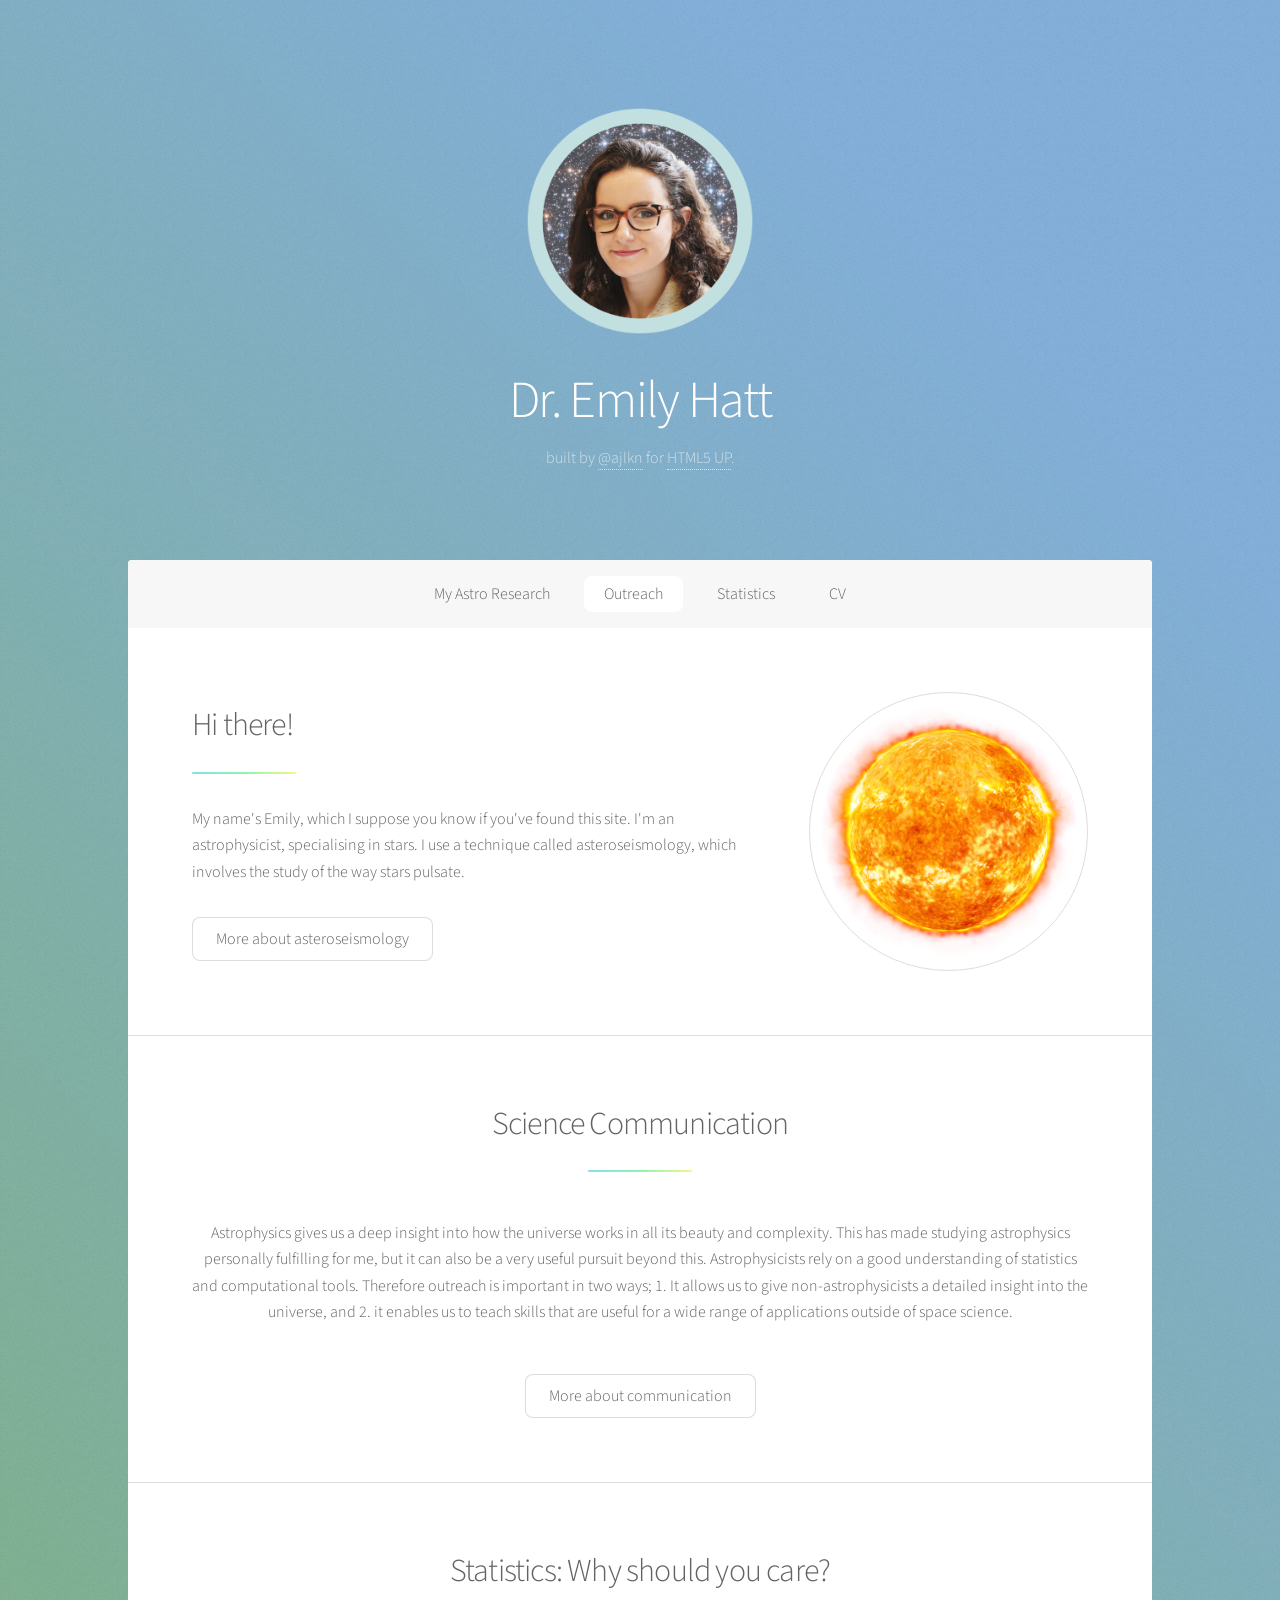
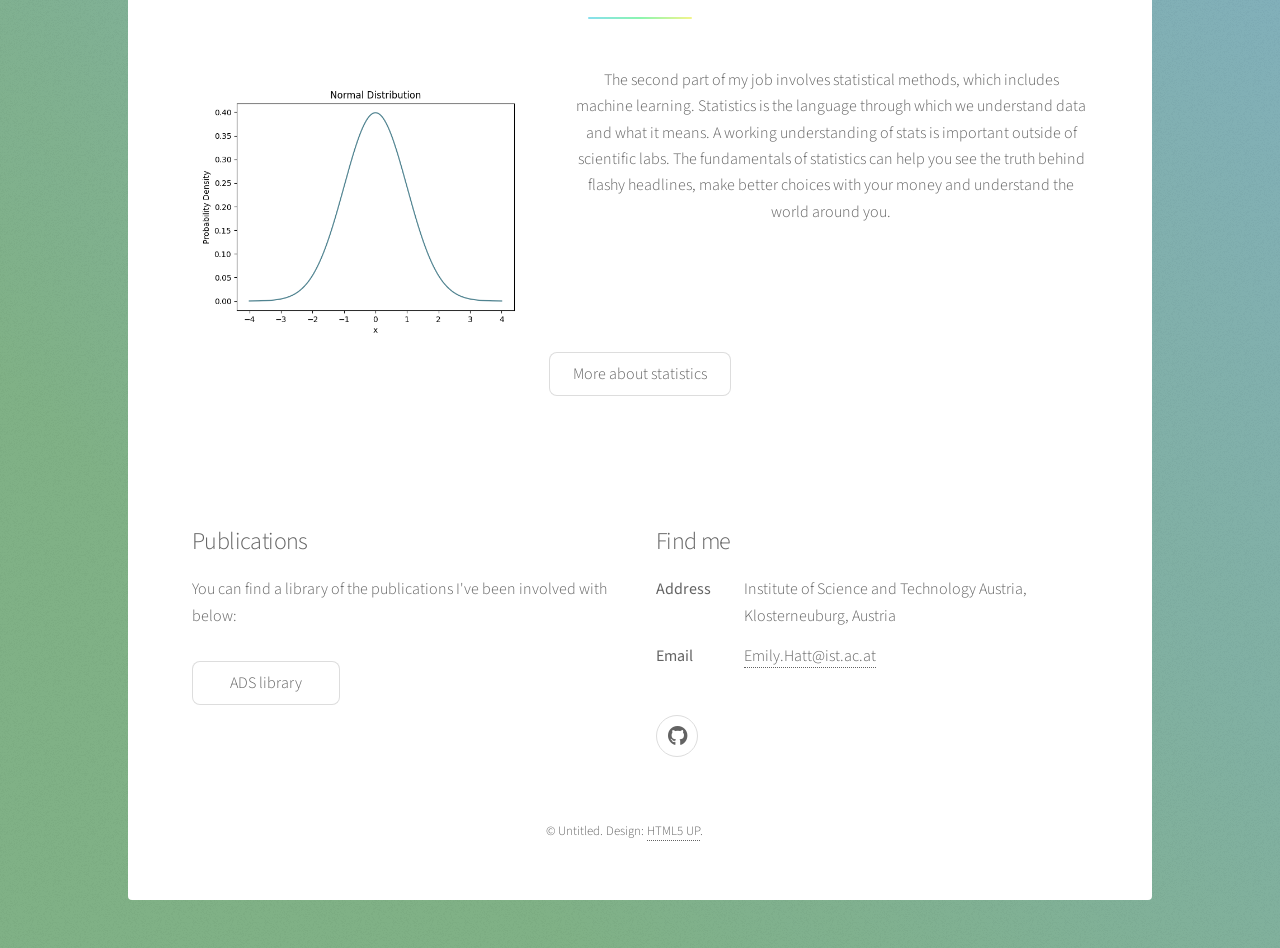
<file: index.html>
<!DOCTYPE HTML>
<!--
	Stellar by HTML5 UP
	html5up.net | @ajlkn
	Free for personal and commercial use under the CCA 3.0 license (html5up.net/license)
-->
<html>
	<head>
		<title>Dr. Emily Hatt</title>
		<meta charset="utf-8" />
		<meta name="viewport" content="width=device-width, initial-scale=1, user-scalable=no" />
		<link rel="stylesheet" href="assets/css/main.css" />
		<noscript><link rel="stylesheet" href="assets/css/noscript.css" /></noscript>
	</head>
	<body class="is-preload">

		<!-- Wrapper -->
			<div id="wrapper">

				<!-- Header -->
					<header id="header" class="alt">
						<span class="logo"><img src="images/Profile-space-framed.png" alt="" width="250" height="250" /></span>
						<h1>Dr. Emily Hatt</h1>
						built by <a href="https://twitter.com/ajlkn">@ajlkn</a> for <a href="https://html5up.net">HTML5 UP</a>.</p>
					</header>

				<!-- Nav -->
					<nav id="nav">
						<ul>
							<li><a href="#intro" class="active">My Astro Research</a></li>
							<li><a href="#first">Outreach</a></li>
							<li><a href="#second">Statistics</a></li>
							<li><a href="images/CV_DrEmilyHatt.pdf" >CV</a></li>
						</ul>
					</nav>

				<!-- Main -->
					<div id="main">

						<!-- Introduction -->
							<section id="intro" class="main">
								<div class="spotlight">
									<div class="content">
										<header class="major">
											<h2>Hi there!</h2>
										</header>
										<p>My name's Emily, which I suppose you know if you've found this site. I'm an astrophysicist, specialising in stars. I use a technique called asteroseismology, which involves the study of the way stars pulsate. </p>
										<ul class="actions">
											<li><a href="asteroseismology.html" class="button">More about asteroseismology</a></li>
										</ul>
									</div>
									<span class="image"><img src="images/star.png" alt="" /></span>
								</div>
							</section>

						<!-- First Section -->
							<section id="first" class="main special">
								<header class="major">
									<h2>Science Communication</h2>
								</header>
								<p> Astrophysics gives us a deep insight into how the universe works in all its beauty and complexity. This has made studying astrophysics personally fulfilling for me, but it can also be a very useful pursuit beyond this. Astrophysicists rely on a good understanding of statistics and computational tools. Therefore outreach is important in two ways; 1. It allows us to give non-astrophysicists a detailed insight into the universe, and 2. it enables us to teach skills that are useful for a wide range of applications outside of space science. 
								</ul>
								<footer class="major">
									<ul class="actions special">
										<li><a href="outreach.html" class="button">More about communication</a></li>
									</ul>
								</footer>
							</section>

						<!-- Second Section -->
							<section id="second" class="main special">
								<header class="major">
									<h2>Statistics: Why should you care?</h2>
								</header>
								<p><span class="image left"><img src="images/normal-distribution-blue-2.png" alt="" /></span><p> The second part of my job involves statistical methods, which includes machine learning. Statistics is the language through which we understand data and what it means. A working understanding of stats is important outside of scientific labs. The fundamentals of statistics can help you see the truth behind flashy headlines, make better choices with your money and understand the world around you.

								</ul>
								<footer class="major">
									<ul class="actions special">
										<li><a href="statistics.html" class="button">More about statistics</a></li>
									</ul>
								</footer>
							</section>


				<!-- Footer -->
					<footer id="footer">
						<section>
							<h2>Publications</h2>
							<p>You can find a library of the publications I've been involved with below:</p>
							<ul class="actions">
								<li><a href="https://ui.adsabs.harvard.edu/public-libraries/YTsyw_JtTd-4yvdqDAfEsQ" class="button">ADS library</a></li>
							</ul>
						</section>
						<section>
							<h2>Find me</h2>
							<dl class="alt">
								<dt>Address</dt>
								<dd>Institute of Science and Technology Austria, Klosterneuburg, Austria</dd>
								<dt>Email</dt>
								<dd><a href="mailto:Emily.Hatt@ist.ac.at">Emily.Hatt@ist.ac.at</a></dd>
							</dl>
							<ul class="icons">
								<li><a href="https://github.com/ehatt98" class="icon brands fa-github alt"><span class="label">GitHub</span></a></li>
							</ul>
						</section>
						<p class="copyright">&copy; Untitled. Design: <a href="https://html5up.net">HTML5 UP</a>.</p>
					</footer>

			</div>

		<!-- Scripts -->
			<script src="assets/js/jquery.min.js"></script>
			<script src="assets/js/jquery.scrollex.min.js"></script>
			<script src="assets/js/jquery.scrolly.min.js"></script>
			<script src="assets/js/browser.min.js"></script>
			<script src="assets/js/breakpoints.min.js"></script>
			<script src="assets/js/util.js"></script>
			<script src="assets/js/main.js"></script>

	</body>
</html>
</file>
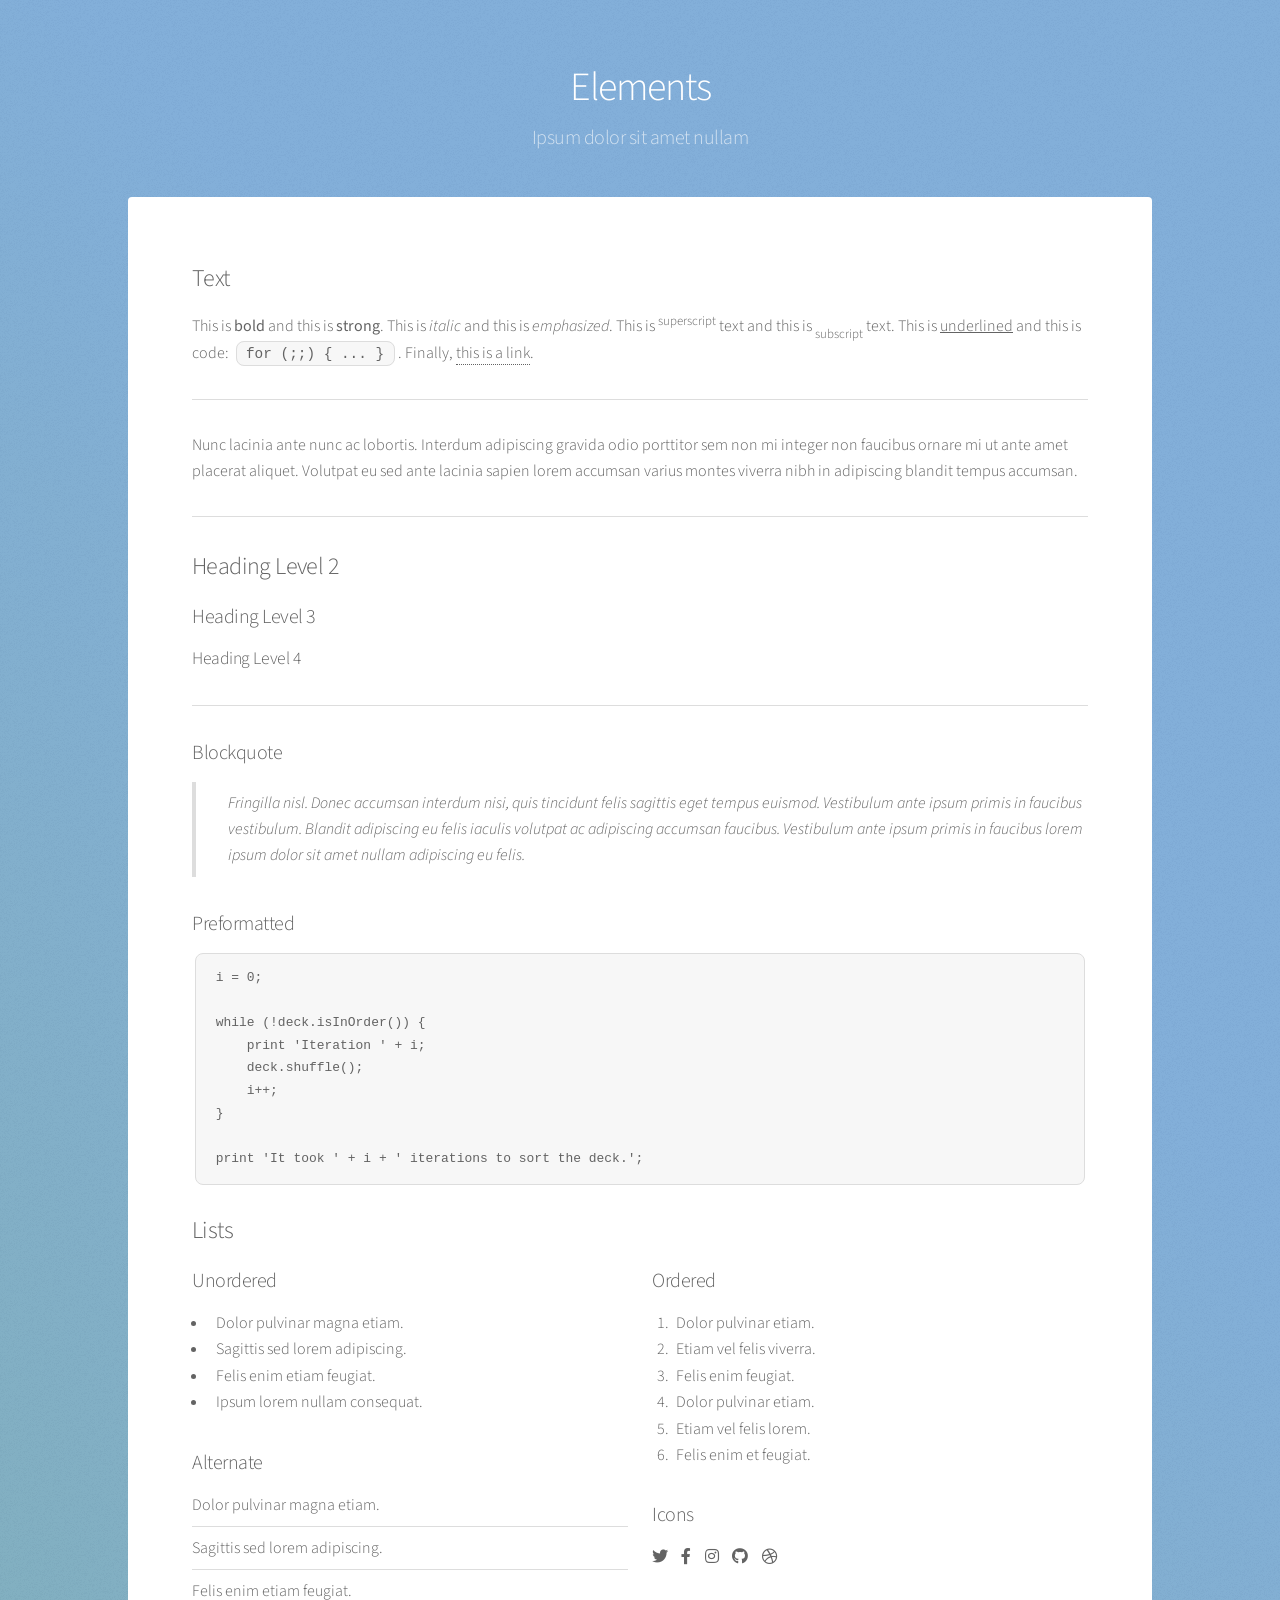
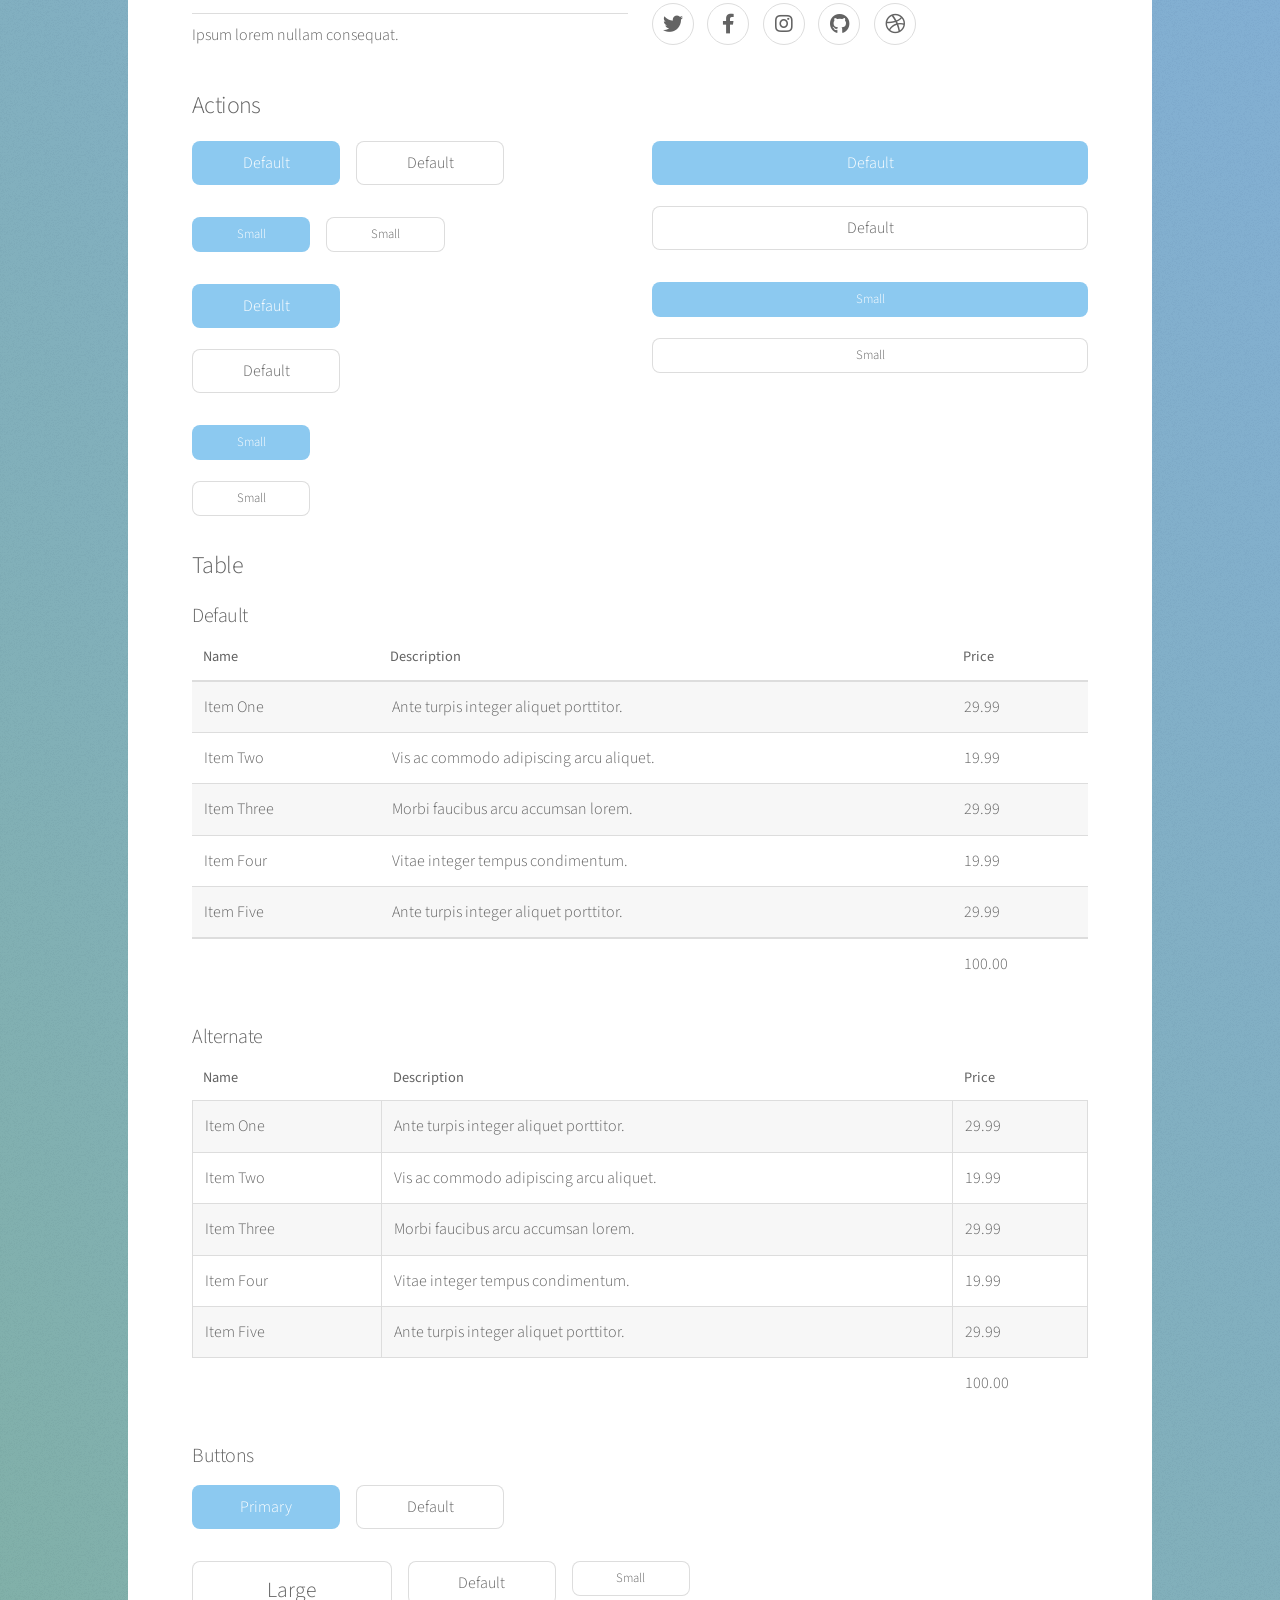
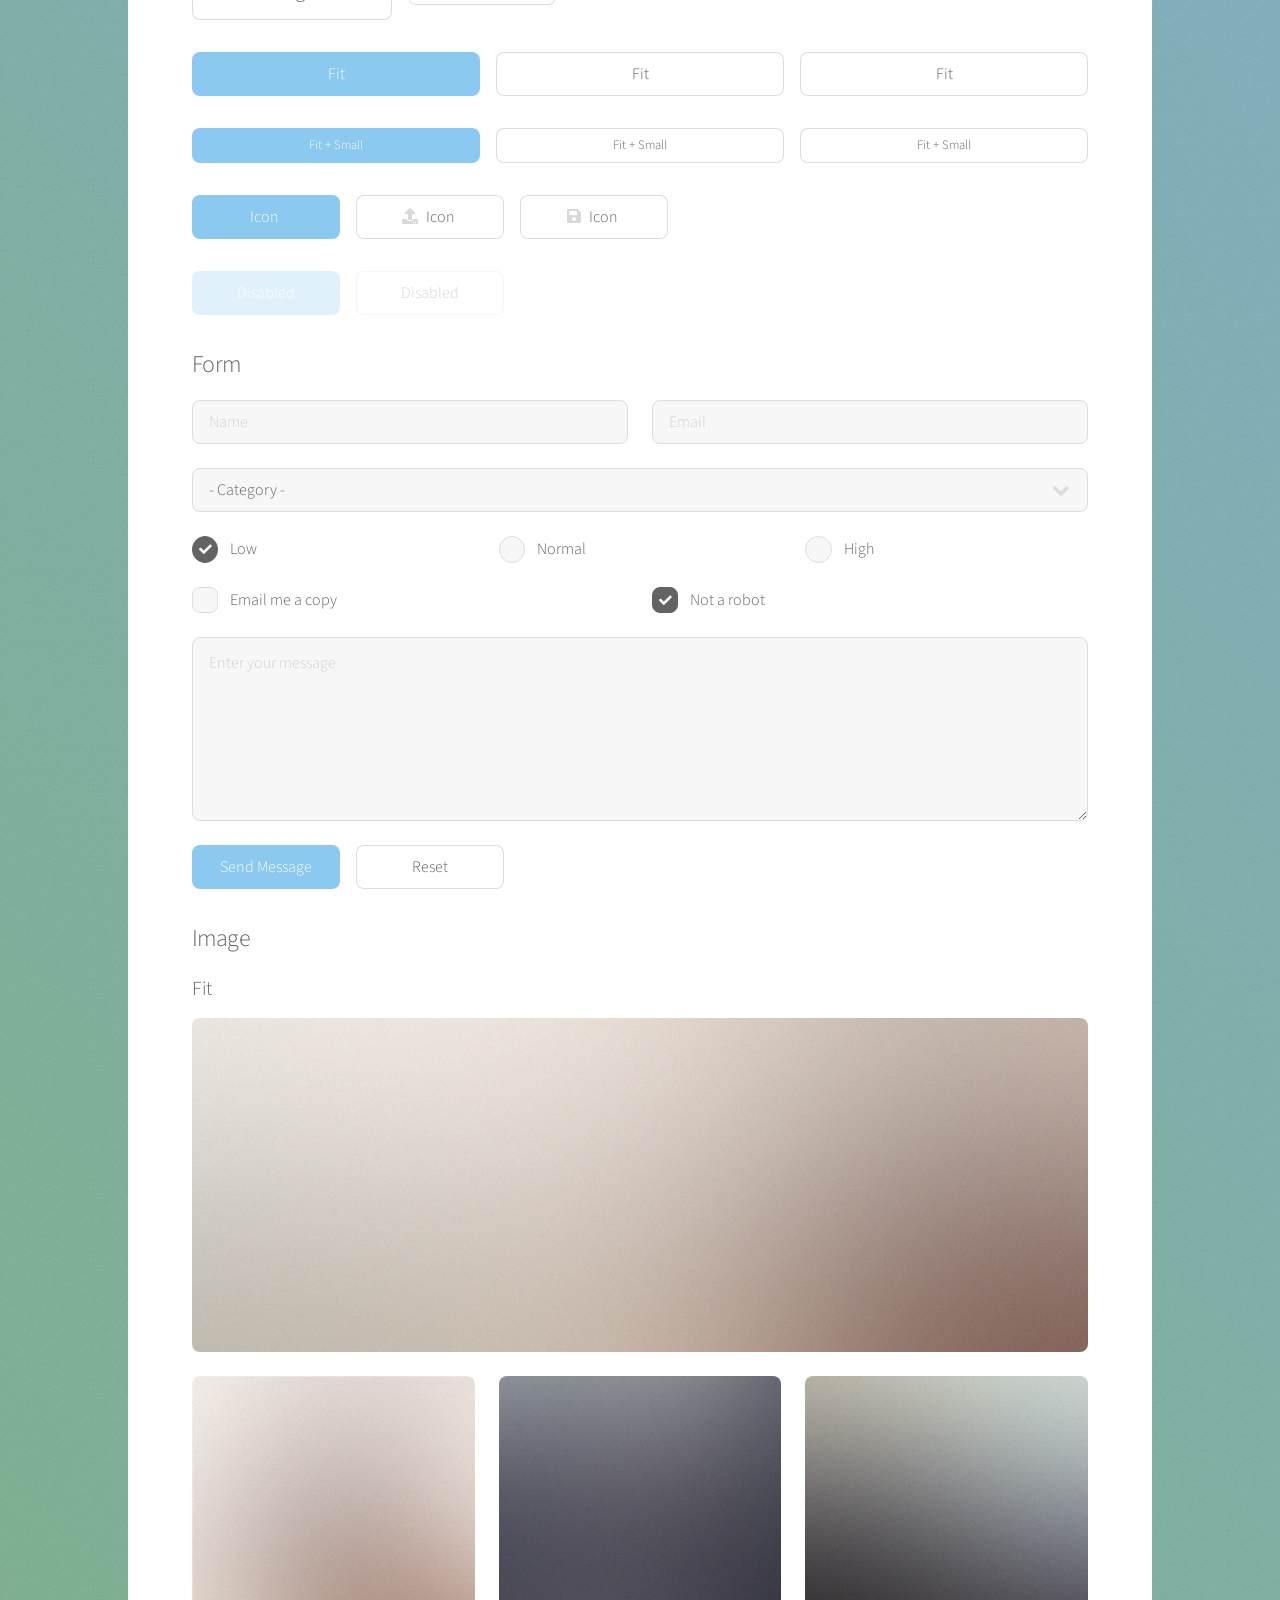
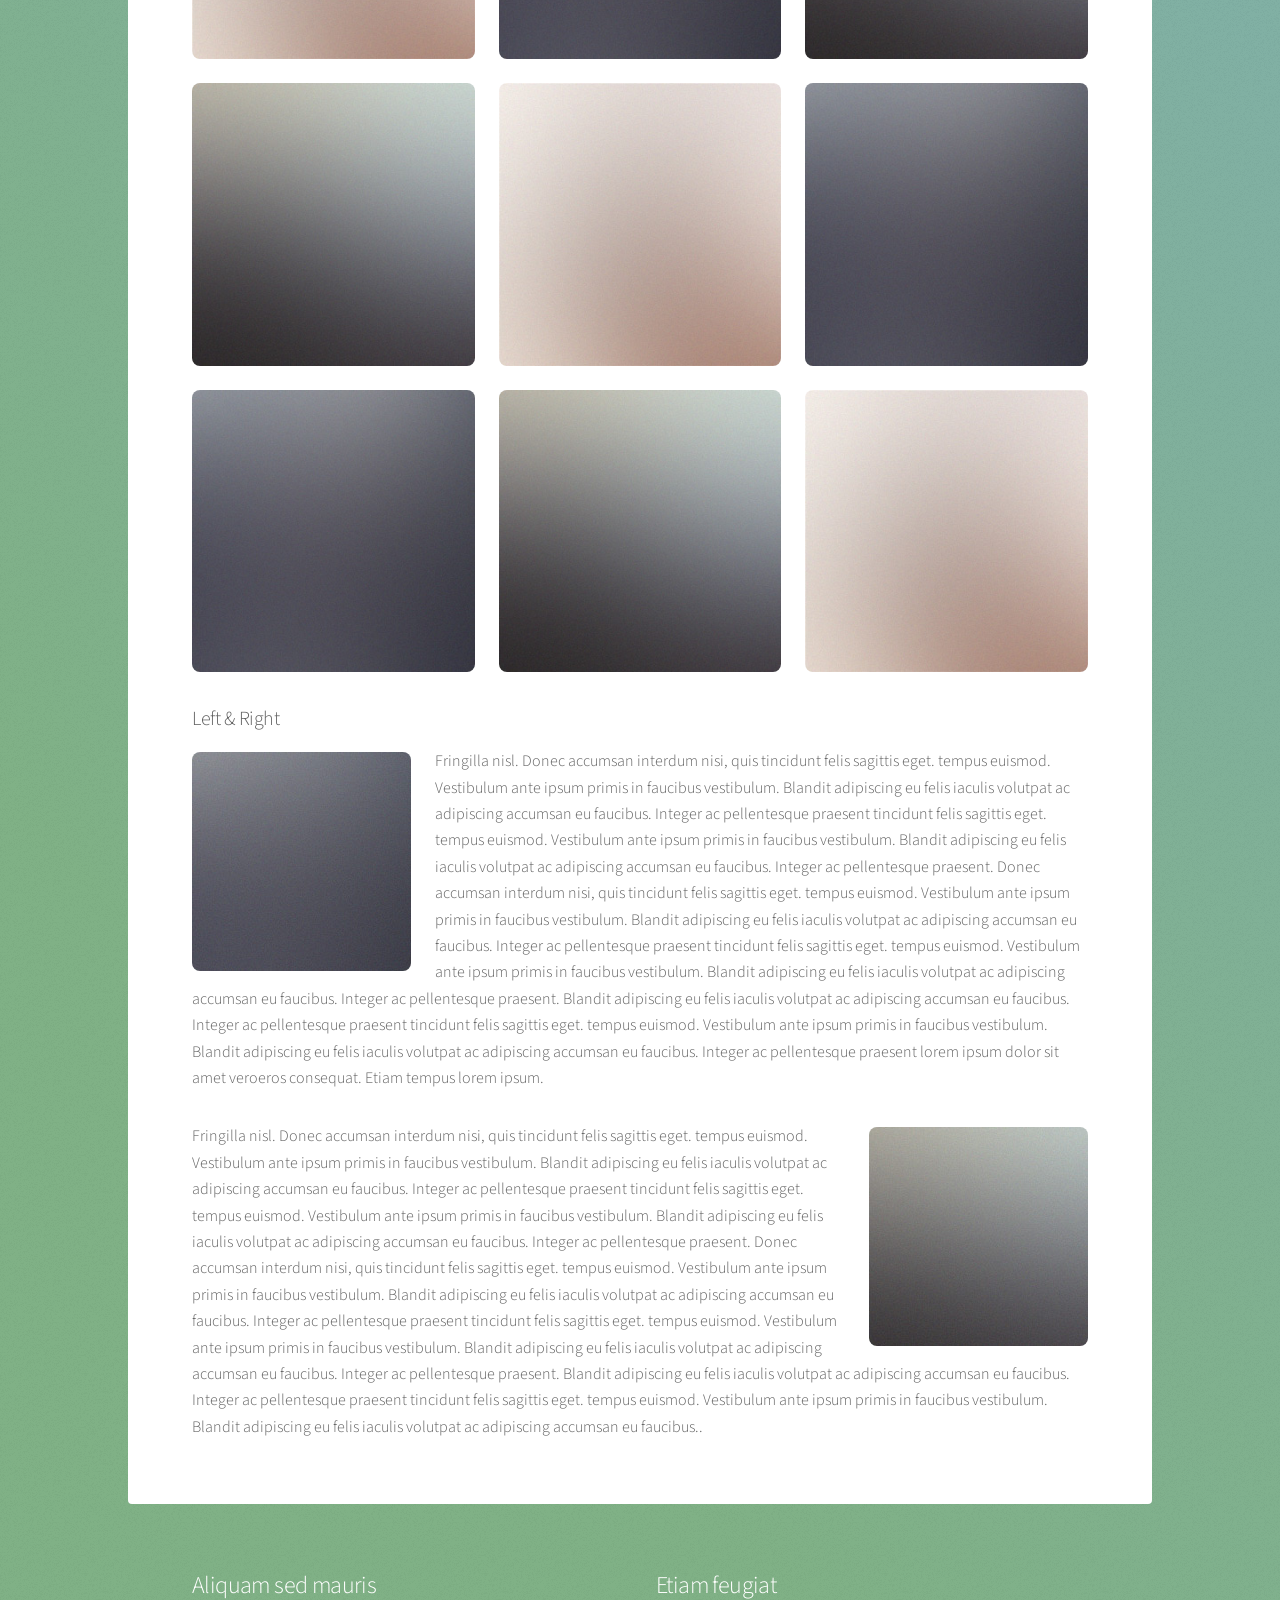
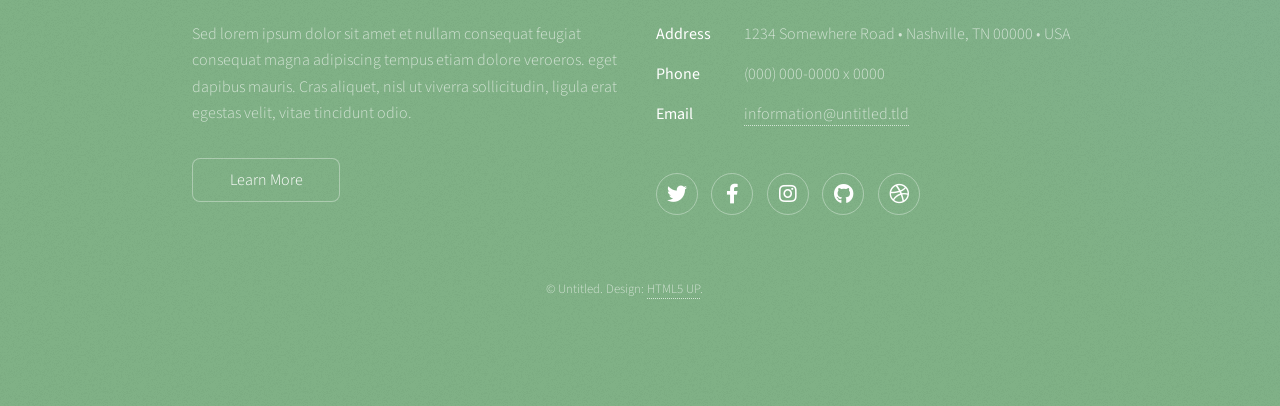
<file: elements.html>
<!DOCTYPE HTML>
<!--
	Stellar by HTML5 UP
	html5up.net | @ajlkn
	Free for personal and commercial use under the CCA 3.0 license (html5up.net/license)
-->
<html>
	<head>
		<title>Elements - Stellar by HTML5 UP</title>
		<meta charset="utf-8" />
		<meta name="viewport" content="width=device-width, initial-scale=1, user-scalable=no" />
		<link rel="stylesheet" href="assets/css/main.css" />
		<noscript><link rel="stylesheet" href="assets/css/noscript.css" /></noscript>
	</head>
	<body class="is-preload">

		<!-- Wrapper -->
			<div id="wrapper">

				<!-- Header -->
					<header id="header">
						<h1>Elements</h1>
						<p>Ipsum dolor sit amet nullam</p>
					</header>

				<!-- Main -->
					<div id="main">

						<!-- Content -->
							<section id="content" class="main">

								<!-- Text -->
									<section>
										<h2>Text</h2>
										<p>This is <b>bold</b> and this is <strong>strong</strong>. This is <i>italic</i> and this is <em>emphasized</em>.
										This is <sup>superscript</sup> text and this is <sub>subscript</sub> text.
										This is <u>underlined</u> and this is code: <code>for (;;) { ... }</code>. Finally, <a href="#">this is a link</a>.</p>
										<hr />
										<p>Nunc lacinia ante nunc ac lobortis. Interdum adipiscing gravida odio porttitor sem non mi integer non faucibus ornare mi ut ante amet placerat aliquet. Volutpat eu sed ante lacinia sapien lorem accumsan varius montes viverra nibh in adipiscing blandit tempus accumsan.</p>
										<hr />
										<h2>Heading Level 2</h2>
										<h3>Heading Level 3</h3>
										<h4>Heading Level 4</h4>
										<hr />
										<h3>Blockquote</h3>
										<blockquote>Fringilla nisl. Donec accumsan interdum nisi, quis tincidunt felis sagittis eget tempus euismod. Vestibulum ante ipsum primis in faucibus vestibulum. Blandit adipiscing eu felis iaculis volutpat ac adipiscing accumsan faucibus. Vestibulum ante ipsum primis in faucibus lorem ipsum dolor sit amet nullam adipiscing eu felis.</blockquote>
										<h3>Preformatted</h3>
										<pre><code>i = 0;

while (!deck.isInOrder()) {
    print 'Iteration ' + i;
    deck.shuffle();
    i++;
}

print 'It took ' + i + ' iterations to sort the deck.';</code></pre>
									</section>

								<!-- Lists -->
									<section>
										<h2>Lists</h2>
										<div class="row">
											<div class="col-6 col-12-medium">
												<h3>Unordered</h3>
												<ul>
													<li>Dolor pulvinar magna etiam.</li>
													<li>Sagittis sed lorem adipiscing.</li>
													<li>Felis enim etiam feugiat.</li>
													<li>Ipsum lorem nullam consequat.</li>
												</ul>
												<h3>Alternate</h3>
												<ul class="alt">
													<li>Dolor pulvinar magna etiam.</li>
													<li>Sagittis sed lorem adipiscing.</li>
													<li>Felis enim etiam feugiat.</li>
													<li>Ipsum lorem nullam consequat.</li>
												</ul>
											</div>
											<div class="col-6 col-12-medium">
												<h3>Ordered</h3>
												<ol>
													<li>Dolor pulvinar etiam.</li>
													<li>Etiam vel felis viverra.</li>
													<li>Felis enim feugiat.</li>
													<li>Dolor pulvinar etiam.</li>
													<li>Etiam vel felis lorem.</li>
													<li>Felis enim et feugiat.</li>
												</ol>
												<h3>Icons</h3>
												<ul class="icons">
													<li><a href="#" class="icon brands fa-twitter"><span class="label">Twitter</span></a></li>
													<li><a href="#" class="icon brands fa-facebook-f"><span class="label">Facebook</span></a></li>
													<li><a href="#" class="icon brands fa-instagram"><span class="label">Instagram</span></a></li>
													<li><a href="#" class="icon brands fa-github"><span class="label">GitHub</span></a></li>
													<li><a href="#" class="icon brands fa-dribbble"><span class="label">Dribbble</span></a></li>
												</ul>
												<ul class="icons">
													<li><a href="#" class="icon brands alt fa-twitter"><span class="label">Twitter</span></a></li>
													<li><a href="#" class="icon brands alt fa-facebook-f"><span class="label">Facebook</span></a></li>
													<li><a href="#" class="icon brands alt fa-instagram"><span class="label">Instagram</span></a></li>
													<li><a href="#" class="icon brands alt fa-github"><span class="label">GitHub</span></a></li>
													<li><a href="#" class="icon brands alt fa-dribbble"><span class="label">Dribbble</span></a></li>
												</ul>
											</div>
										</div>
										<h2>Actions</h2>
										<div class="row">
											<div class="col-6 col-12-medium">
												<ul class="actions">
													<li><a href="#" class="button primary">Default</a></li>
													<li><a href="#" class="button">Default</a></li>
												</ul>
												<ul class="actions small">
													<li><a href="#" class="button primary small">Small</a></li>
													<li><a href="#" class="button small">Small</a></li>
												</ul>
												<ul class="actions stacked">
													<li><a href="#" class="button primary">Default</a></li>
													<li><a href="#" class="button">Default</a></li>
												</ul>
												<ul class="actions stacked">
													<li><a href="#" class="button primary small">Small</a></li>
													<li><a href="#" class="button small">Small</a></li>
												</ul>
											</div>
											<div class="col-6 col-12-medium">
												<ul class="actions stacked">
													<li><a href="#" class="button primary fit">Default</a></li>
													<li><a href="#" class="button fit">Default</a></li>
												</ul>
												<ul class="actions stacked">
													<li><a href="#" class="button primary small fit">Small</a></li>
													<li><a href="#" class="button small fit">Small</a></li>
												</ul>
											</div>
										</div>
									</section>

								<!-- Table -->
									<section>
										<h2>Table</h2>
										<h3>Default</h3>
										<div class="table-wrapper">
											<table>
												<thead>
													<tr>
														<th>Name</th>
														<th>Description</th>
														<th>Price</th>
													</tr>
												</thead>
												<tbody>
													<tr>
														<td>Item One</td>
														<td>Ante turpis integer aliquet porttitor.</td>
														<td>29.99</td>
													</tr>
													<tr>
														<td>Item Two</td>
														<td>Vis ac commodo adipiscing arcu aliquet.</td>
														<td>19.99</td>
													</tr>
													<tr>
														<td>Item Three</td>
														<td> Morbi faucibus arcu accumsan lorem.</td>
														<td>29.99</td>
													</tr>
													<tr>
														<td>Item Four</td>
														<td>Vitae integer tempus condimentum.</td>
														<td>19.99</td>
													</tr>
													<tr>
														<td>Item Five</td>
														<td>Ante turpis integer aliquet porttitor.</td>
														<td>29.99</td>
													</tr>
												</tbody>
												<tfoot>
													<tr>
														<td colspan="2"></td>
														<td>100.00</td>
													</tr>
												</tfoot>
											</table>
										</div>

										<h3>Alternate</h3>
										<div class="table-wrapper">
											<table class="alt">
												<thead>
													<tr>
														<th>Name</th>
														<th>Description</th>
														<th>Price</th>
													</tr>
												</thead>
												<tbody>
													<tr>
														<td>Item One</td>
														<td>Ante turpis integer aliquet porttitor.</td>
														<td>29.99</td>
													</tr>
													<tr>
														<td>Item Two</td>
														<td>Vis ac commodo adipiscing arcu aliquet.</td>
														<td>19.99</td>
													</tr>
													<tr>
														<td>Item Three</td>
														<td> Morbi faucibus arcu accumsan lorem.</td>
														<td>29.99</td>
													</tr>
													<tr>
														<td>Item Four</td>
														<td>Vitae integer tempus condimentum.</td>
														<td>19.99</td>
													</tr>
													<tr>
														<td>Item Five</td>
														<td>Ante turpis integer aliquet porttitor.</td>
														<td>29.99</td>
													</tr>
												</tbody>
												<tfoot>
													<tr>
														<td colspan="2"></td>
														<td>100.00</td>
													</tr>
												</tfoot>
											</table>
										</div>
									</section>

								<!-- Buttons -->
									<section>
										<h3>Buttons</h3>
										<ul class="actions">
											<li><a href="#" class="button primary">Primary</a></li>
											<li><a href="#" class="button">Default</a></li>
										</ul>
										<ul class="actions">
											<li><a href="#" class="button large">Large</a></li>
											<li><a href="#" class="button">Default</a></li>
											<li><a href="#" class="button small">Small</a></li>
										</ul>
										<ul class="actions fit">
											<li><a href="#" class="button primary fit">Fit</a></li>
											<li><a href="#" class="button fit">Fit</a></li>
											<li><a href="#" class="button fit">Fit</a></li>
										</ul>
										<ul class="actions fit small">
											<li><a href="#" class="button primary fit small">Fit + Small</a></li>
											<li><a href="#" class="button fit small">Fit + Small</a></li>
											<li><a href="#" class="button fit small">Fit + Small</a></li>
										</ul>
										<ul class="actions">
											<li><a href="#" class="button primary icon solidfa-download">Icon</a></li>
											<li><a href="#" class="button icon solid fa-upload">Icon</a></li>
											<li><a href="#" class="button icon solid fa-save">Icon</a></li>
										</ul>
										<ul class="actions">
											<li><span class="button primary disabled">Disabled</span></li>
											<li><span class="button disabled">Disabled</span></li>
										</ul>
									</section>

								<!-- Form -->
									<section>
										<h2>Form</h2>
										<form method="post" action="#">
											<div class="row gtr-uniform">
												<div class="col-6 col-12-xsmall">
													<input type="text" name="demo-name" id="demo-name" value="" placeholder="Name" />
												</div>
												<div class="col-6 col-12-xsmall">
													<input type="email" name="demo-email" id="demo-email" value="" placeholder="Email" />
												</div>
												<div class="col-12">
													<select name="demo-category" id="demo-category">
														<option value="">- Category -</option>
														<option value="1">Manufacturing</option>
														<option value="1">Shipping</option>
														<option value="1">Administration</option>
														<option value="1">Human Resources</option>
													</select>
												</div>
												<div class="col-4 col-12-small">
													<input type="radio" id="demo-priority-low" name="demo-priority" checked>
													<label for="demo-priority-low">Low</label>
												</div>
												<div class="col-4 col-12-small">
													<input type="radio" id="demo-priority-normal" name="demo-priority">
													<label for="demo-priority-normal">Normal</label>
												</div>
												<div class="col-4 col-12-small">
													<input type="radio" id="demo-priority-high" name="demo-priority">
													<label for="demo-priority-high">High</label>
												</div>
												<div class="col-6 col-12-small">
													<input type="checkbox" id="demo-copy" name="demo-copy">
													<label for="demo-copy">Email me a copy</label>
												</div>
												<div class="col-6 col-12-small">
													<input type="checkbox" id="demo-human" name="demo-human" checked>
													<label for="demo-human">Not a robot</label>
												</div>
												<div class="col-12">
													<textarea name="demo-message" id="demo-message" placeholder="Enter your message" rows="6"></textarea>
												</div>
												<div class="col-12">
													<ul class="actions">
														<li><input type="submit" value="Send Message" class="primary" /></li>
														<li><input type="reset" value="Reset" /></li>
													</ul>
												</div>
											</div>
										</form>
									</section>

								<!-- Image -->
									<section>
										<h2>Image</h2>
										<h3>Fit</h3>
										<div class="box alt">
											<div class="row gtr-uniform">
												<div class="col-12"><span class="image fit"><img src="images/pic04.jpg" alt="" /></span></div>
												<div class="col-4"><span class="image fit"><img src="images/pic01.jpg" alt="" /></span></div>
												<div class="col-4"><span class="image fit"><img src="images/pic02.jpg" alt="" /></span></div>
												<div class="col-4"><span class="image fit"><img src="images/pic03.jpg" alt="" /></span></div>
												<div class="col-4"><span class="image fit"><img src="images/pic03.jpg" alt="" /></span></div>
												<div class="col-4"><span class="image fit"><img src="images/pic01.jpg" alt="" /></span></div>
												<div class="col-4"><span class="image fit"><img src="images/pic02.jpg" alt="" /></span></div>
												<div class="col-4"><span class="image fit"><img src="images/pic02.jpg" alt="" /></span></div>
												<div class="col-4"><span class="image fit"><img src="images/pic03.jpg" alt="" /></span></div>
												<div class="col-4"><span class="image fit"><img src="images/pic01.jpg" alt="" /></span></div>
											</div>
										</div>
										<h3>Left &amp; Right</h3>
										<p><span class="image left"><img src="images/pic05.jpg" alt="" /></span>Fringilla nisl. Donec accumsan interdum nisi, quis tincidunt felis sagittis eget. tempus euismod. Vestibulum ante ipsum primis in faucibus vestibulum. Blandit adipiscing eu felis iaculis volutpat ac adipiscing accumsan eu faucibus. Integer ac pellentesque praesent tincidunt felis sagittis eget. tempus euismod. Vestibulum ante ipsum primis in faucibus vestibulum. Blandit adipiscing eu felis iaculis volutpat ac adipiscing accumsan eu faucibus. Integer ac pellentesque praesent. Donec accumsan interdum nisi, quis tincidunt felis sagittis eget. tempus euismod. Vestibulum ante ipsum primis in faucibus vestibulum. Blandit adipiscing eu felis iaculis volutpat ac adipiscing accumsan eu faucibus. Integer ac pellentesque praesent tincidunt felis sagittis eget. tempus euismod. Vestibulum ante ipsum primis in faucibus vestibulum. Blandit adipiscing eu felis iaculis volutpat ac adipiscing accumsan eu faucibus. Integer ac pellentesque praesent. Blandit adipiscing eu felis iaculis volutpat ac adipiscing accumsan eu faucibus. Integer ac pellentesque praesent tincidunt felis sagittis eget. tempus euismod. Vestibulum ante ipsum primis in faucibus vestibulum. Blandit adipiscing eu felis iaculis volutpat ac adipiscing accumsan eu faucibus. Integer ac pellentesque praesent lorem ipsum dolor sit amet veroeros consequat. Etiam tempus lorem ipsum.</p>
										<p><span class="image right"><img src="images/pic06.jpg" alt="" /></span>Fringilla nisl. Donec accumsan interdum nisi, quis tincidunt felis sagittis eget. tempus euismod. Vestibulum ante ipsum primis in faucibus vestibulum. Blandit adipiscing eu felis iaculis volutpat ac adipiscing accumsan eu faucibus. Integer ac pellentesque praesent tincidunt felis sagittis eget. tempus euismod. Vestibulum ante ipsum primis in faucibus vestibulum. Blandit adipiscing eu felis iaculis volutpat ac adipiscing accumsan eu faucibus. Integer ac pellentesque praesent. Donec accumsan interdum nisi, quis tincidunt felis sagittis eget. tempus euismod. Vestibulum ante ipsum primis in faucibus vestibulum. Blandit adipiscing eu felis iaculis volutpat ac adipiscing accumsan eu faucibus. Integer ac pellentesque praesent tincidunt felis sagittis eget. tempus euismod. Vestibulum ante ipsum primis in faucibus vestibulum. Blandit adipiscing eu felis iaculis volutpat ac adipiscing accumsan eu faucibus. Integer ac pellentesque praesent. Blandit adipiscing eu felis iaculis volutpat ac adipiscing accumsan eu faucibus. Integer ac pellentesque praesent tincidunt felis sagittis eget. tempus euismod. Vestibulum ante ipsum primis in faucibus vestibulum. Blandit adipiscing eu felis iaculis volutpat ac adipiscing accumsan eu faucibus..</p>
									</section>

							</section>

					</div>

				<!-- Footer -->
					<footer id="footer">
						<section>
							<h2>Aliquam sed mauris</h2>
							<p>Sed lorem ipsum dolor sit amet et nullam consequat feugiat consequat magna adipiscing tempus etiam dolore veroeros. eget dapibus mauris. Cras aliquet, nisl ut viverra sollicitudin, ligula erat egestas velit, vitae tincidunt odio.</p>
							<ul class="actions">
								<li><a href="#" class="button">Learn More</a></li>
							</ul>
						</section>
						<section>
							<h2>Etiam feugiat</h2>
							<dl class="alt">
								<dt>Address</dt>
								<dd>1234 Somewhere Road &bull; Nashville, TN 00000 &bull; USA</dd>
								<dt>Phone</dt>
								<dd>(000) 000-0000 x 0000</dd>
								<dt>Email</dt>
								<dd><a href="#">information@untitled.tld</a></dd>
							</dl>
							<ul class="icons">
								<li><a href="#" class="icon brands fa-twitter alt"><span class="label">Twitter</span></a></li>
								<li><a href="#" class="icon brands fa-facebook-f alt"><span class="label">Facebook</span></a></li>
								<li><a href="#" class="icon brands fa-instagram alt"><span class="label">Instagram</span></a></li>
								<li><a href="#" class="icon brands fa-github alt"><span class="label">GitHub</span></a></li>
								<li><a href="#" class="icon brands fa-dribbble alt"><span class="label">Dribbble</span></a></li>
							</ul>
						</section>
						<p class="copyright">&copy; Untitled. Design: <a href="https://html5up.net">HTML5 UP</a>.</p>
					</footer>

			</div>

		<!-- Scripts -->
			<script src="assets/js/jquery.min.js"></script>
			<script src="assets/js/jquery.scrollex.min.js"></script>
			<script src="assets/js/jquery.scrolly.min.js"></script>
			<script src="assets/js/browser.min.js"></script>
			<script src="assets/js/breakpoints.min.js"></script>
			<script src="assets/js/util.js"></script>
			<script src="assets/js/main.js"></script>

	</body>
</html>
</file>
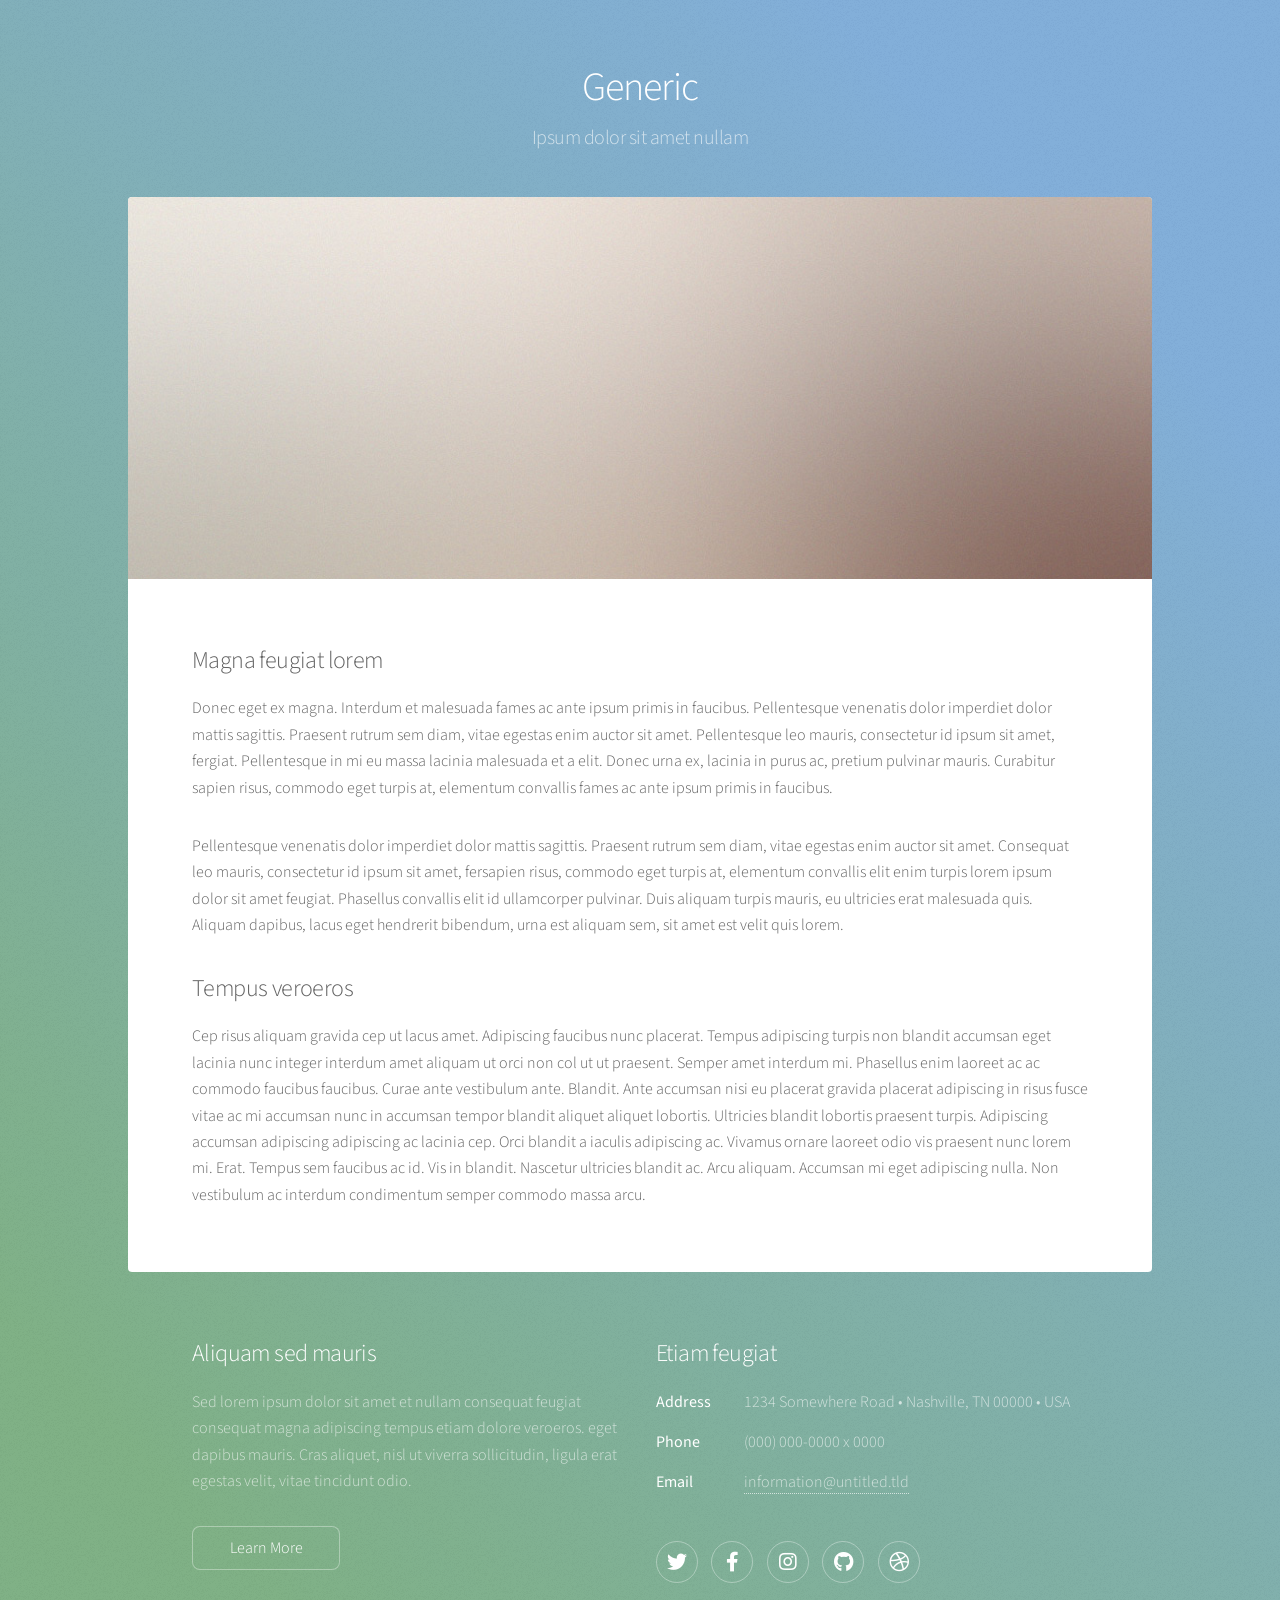
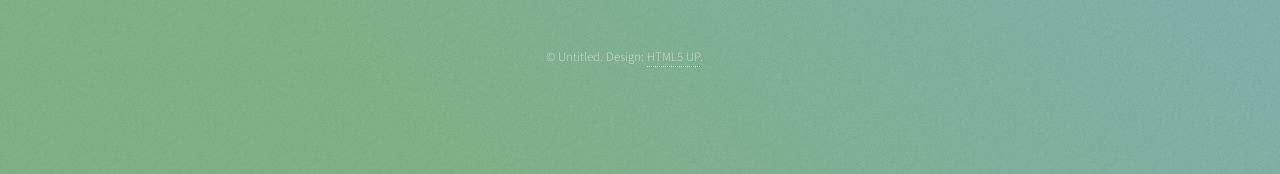
<file: generic.html>
<!DOCTYPE HTML>
<!--
	Stellar by HTML5 UP
	html5up.net | @ajlkn
	Free for personal and commercial use under the CCA 3.0 license (html5up.net/license)
-->
<html>
	<head>
		<title>Dr. Emily Hatt</title>
		<meta charset="utf-8" />
		<meta name="viewport" content="width=device-width, initial-scale=1, user-scalable=no" />
		<link rel="stylesheet" href="assets/css/main.css" />
		<noscript><link rel="stylesheet" href="assets/css/noscript.css" /></noscript>
	</head>
	<body class="is-preload">

		<!-- Wrapper -->
			<div id="wrapper">

				<!-- Header -->
					<header id="header">
						<h1>Generic</h1>
						<p>Ipsum dolor sit amet nullam</p>
					</header>

				<!-- Main -->
					<div id="main">

						<!-- Content -->
							<section id="content" class="main">
								<span class="image main"><img src="images/pic04.jpg" alt="" /></span>
								<h2>Magna feugiat lorem</h2>
								<p>Donec eget ex magna. Interdum et malesuada fames ac ante ipsum primis in faucibus. Pellentesque venenatis dolor imperdiet dolor mattis sagittis. Praesent rutrum sem diam, vitae egestas enim auctor sit amet. Pellentesque leo mauris, consectetur id ipsum sit amet, fergiat. Pellentesque in mi eu massa lacinia malesuada et a elit. Donec urna ex, lacinia in purus ac, pretium pulvinar mauris. Curabitur sapien risus, commodo eget turpis at, elementum convallis fames ac ante ipsum primis in faucibus.</p>
								<p>Pellentesque venenatis dolor imperdiet dolor mattis sagittis. Praesent rutrum sem diam, vitae egestas enim auctor sit amet. Consequat leo mauris, consectetur id ipsum sit amet, fersapien risus, commodo eget turpis at, elementum convallis elit enim turpis lorem ipsum dolor sit amet feugiat. Phasellus convallis elit id ullamcorper pulvinar. Duis aliquam turpis mauris, eu ultricies erat malesuada quis. Aliquam dapibus, lacus eget hendrerit bibendum, urna est aliquam sem, sit amet est velit quis lorem.</p>
								<h2>Tempus veroeros</h2>
								<p>Cep risus aliquam gravida cep ut lacus amet. Adipiscing faucibus nunc placerat. Tempus adipiscing turpis non blandit accumsan eget lacinia nunc integer interdum amet aliquam ut orci non col ut ut praesent. Semper amet interdum mi. Phasellus enim laoreet ac ac commodo faucibus faucibus. Curae ante vestibulum ante. Blandit. Ante accumsan nisi eu placerat gravida placerat adipiscing in risus fusce vitae ac mi accumsan nunc in accumsan tempor blandit aliquet aliquet lobortis. Ultricies blandit lobortis praesent turpis. Adipiscing accumsan adipiscing adipiscing ac lacinia cep. Orci blandit a iaculis adipiscing ac. Vivamus ornare laoreet odio vis praesent nunc lorem mi. Erat. Tempus sem faucibus ac id. Vis in blandit. Nascetur ultricies blandit ac. Arcu aliquam. Accumsan mi eget adipiscing nulla. Non vestibulum ac interdum condimentum semper commodo massa arcu.</p>
							</section>

					</div>

				<!-- Footer -->
					<footer id="footer">
						<section>
							<h2>Aliquam sed mauris</h2>
							<p>Sed lorem ipsum dolor sit amet et nullam consequat feugiat consequat magna adipiscing tempus etiam dolore veroeros. eget dapibus mauris. Cras aliquet, nisl ut viverra sollicitudin, ligula erat egestas velit, vitae tincidunt odio.</p>
							<ul class="actions">
								<li><a href="#" class="button">Learn More</a></li>
							</ul>
						</section>
						<section>
							<h2>Etiam feugiat</h2>
							<dl class="alt">
								<dt>Address</dt>
								<dd>1234 Somewhere Road &bull; Nashville, TN 00000 &bull; USA</dd>
								<dt>Phone</dt>
								<dd>(000) 000-0000 x 0000</dd>
								<dt>Email</dt>
								<dd><a href="#">information@untitled.tld</a></dd>
							</dl>
							<ul class="icons">
								<li><a href="#" class="icon brands fa-twitter alt"><span class="label">Twitter</span></a></li>
								<li><a href="#" class="icon brands fa-facebook-f alt"><span class="label">Facebook</span></a></li>
								<li><a href="#" class="icon brands fa-instagram alt"><span class="label">Instagram</span></a></li>
								<li><a href="#" class="icon brands fa-github alt"><span class="label">GitHub</span></a></li>
								<li><a href="#" class="icon brands fa-dribbble alt"><span class="label">Dribbble</span></a></li>
							</ul>
						</section>
						<p class="copyright">&copy; Untitled. Design: <a href="https://html5up.net">HTML5 UP</a>.</p>
					</footer>

			</div>

		<!-- Scripts -->
			<script src="assets/js/jquery.min.js"></script>
			<script src="assets/js/jquery.scrollex.min.js"></script>
			<script src="assets/js/jquery.scrolly.min.js"></script>
			<script src="assets/js/browser.min.js"></script>
			<script src="assets/js/breakpoints.min.js"></script>
			<script src="assets/js/util.js"></script>
			<script src="assets/js/main.js"></script>

	</body>
</html>
</file>
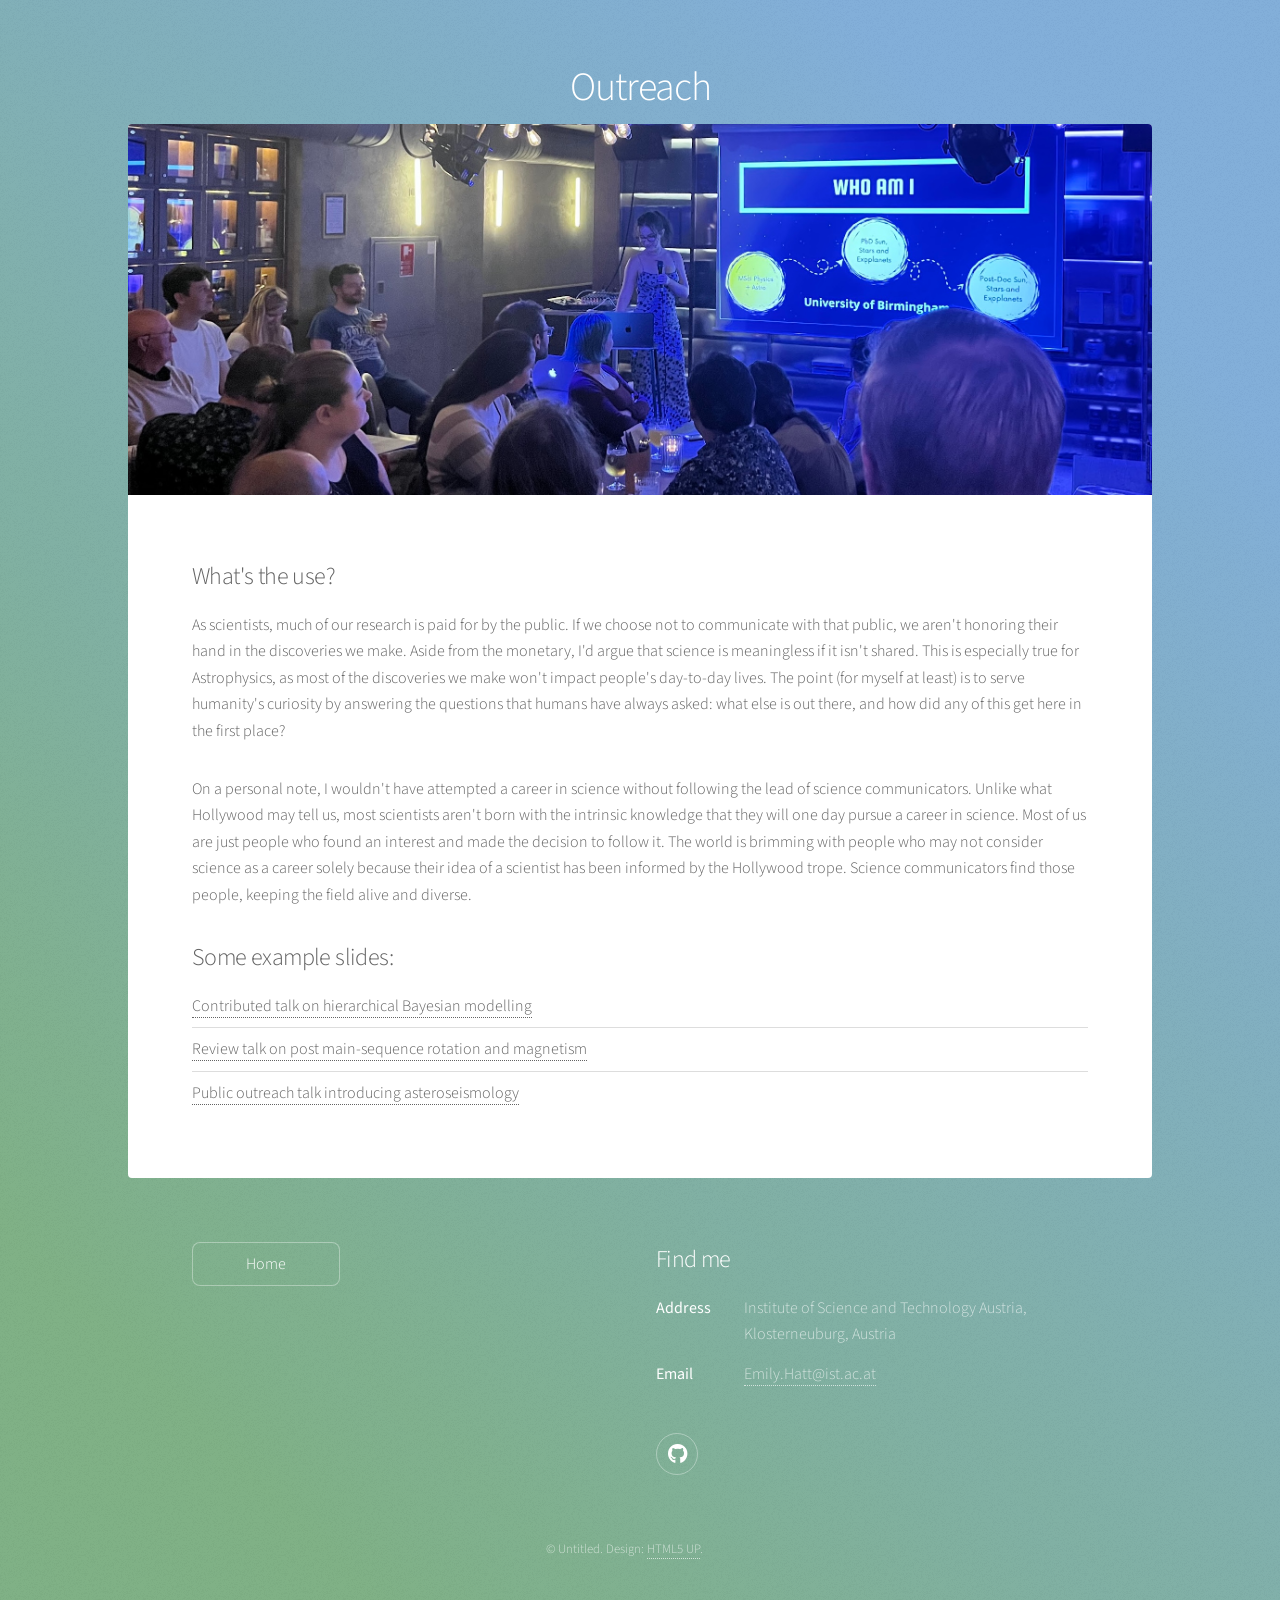
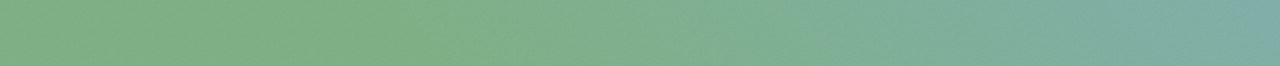
<file: outreach.html>
<!DOCTYPE HTML>
<!--
	Stellar by HTML5 UP
	html5up.net | @ajlkn
	Free for personal and commercial use under the CCA 3.0 license (html5up.net/license)
-->
<html>
	<head>
		<title>Dr. Emily Hatt</title>
		<meta charset="utf-8" />
		<meta name="viewport" content="width=device-width, initial-scale=1, user-scalable=no" />
		<link rel="stylesheet" href="assets/css/main.css" />
		<noscript><link rel="stylesheet" href="assets/css/noscript.css" /></noscript>
	</head>
	<body class="is-preload">

		<!-- Wrapper -->
			<div id="wrapper">

				<!-- Header -->
					<header id="header">
						<h1>Outreach</h1>
					</header>

				<!-- Main -->
					<div id="main">

						<!-- Content -->
							<section id="content" class="main">
								<span class="image main"><img src="images/astro-on-tap-aarhus.jpg" alt="" /></span>
								<h2>What's the use?</h2>
								<p>As scientists, much of our research is paid for by the public. If we choose not to communicate with that public, we aren't honoring their hand in the discoveries we make. Aside from the monetary, I'd argue that science is meaningless if it isn't shared. This is especially true for Astrophysics, as most of the discoveries we make won't impact people's day-to-day lives. The point (for myself at least) is to serve humanity's curiosity by answering the questions that humans have always asked: what else is out there, and how did any of this get here in the first place?  </p>
								<p>On a personal note, I wouldn't have attempted a career in science without following the lead of science communicators. Unlike what Hollywood may tell us, most scientists aren't born with the intrinsic knowledge that they will one day pursue a career in science. Most of us are just people who found an interest and made the decision to follow it. The world is brimming with people who may not consider science as a career solely because their idea of a scientist has been informed by the Hollywood trope. Science communicators find those people, keeping the field alive and diverse. </p>
								<h2>Some example slides:</h2>
								<ul class="alt">
													<li><a href="https://zenodo.org/records/21217878">Contributed talk on hierarchical Bayesian modelling</a></li>
													<li><a href="https://zenodo.org/records/21218035">Review talk on post main-sequence rotation and magnetism</a></li>
													<li><a href="https://zenodo.org/records/21218072">Public outreach talk introducing asteroseismology</a></li>
												</ul>
							</section>

					</div>

				<!-- Footer -->
					<footer id="footer">
						<section>
							<ul class="actions">
								<li><a href="index.html" class="button">Home</a></li>
							</ul>
						</section>
                        <section>
							<h2>Find me</h2>
							<dl class="alt">
								<dt>Address</dt>
								<dd>Institute of Science and Technology Austria, Klosterneuburg, Austria</dd>
								<dt>Email</dt>
								<dd><a href="mailto:Emily.Hatt@ist.ac.at">Emily.Hatt@ist.ac.at</a></dd>
							</dl>
							<ul class="icons">
								<li><a href="https://github.com/ehatt98" class="icon brands fa-github alt"><span class="label">GitHub</span></a></li>
							</ul>
						</section>
						<p class="copyright">&copy; Untitled. Design: <a href="https://html5up.net">HTML5 UP</a>.</p>
					</footer>

			</div>

		<!-- Scripts -->
			<script src="assets/js/jquery.min.js"></script>
			<script src="assets/js/jquery.scrollex.min.js"></script>
			<script src="assets/js/jquery.scrolly.min.js"></script>
			<script src="assets/js/browser.min.js"></script>
			<script src="assets/js/breakpoints.min.js"></script>
			<script src="assets/js/util.js"></script>
			<script src="assets/js/main.js"></script>

	</body>
</html>
</file>
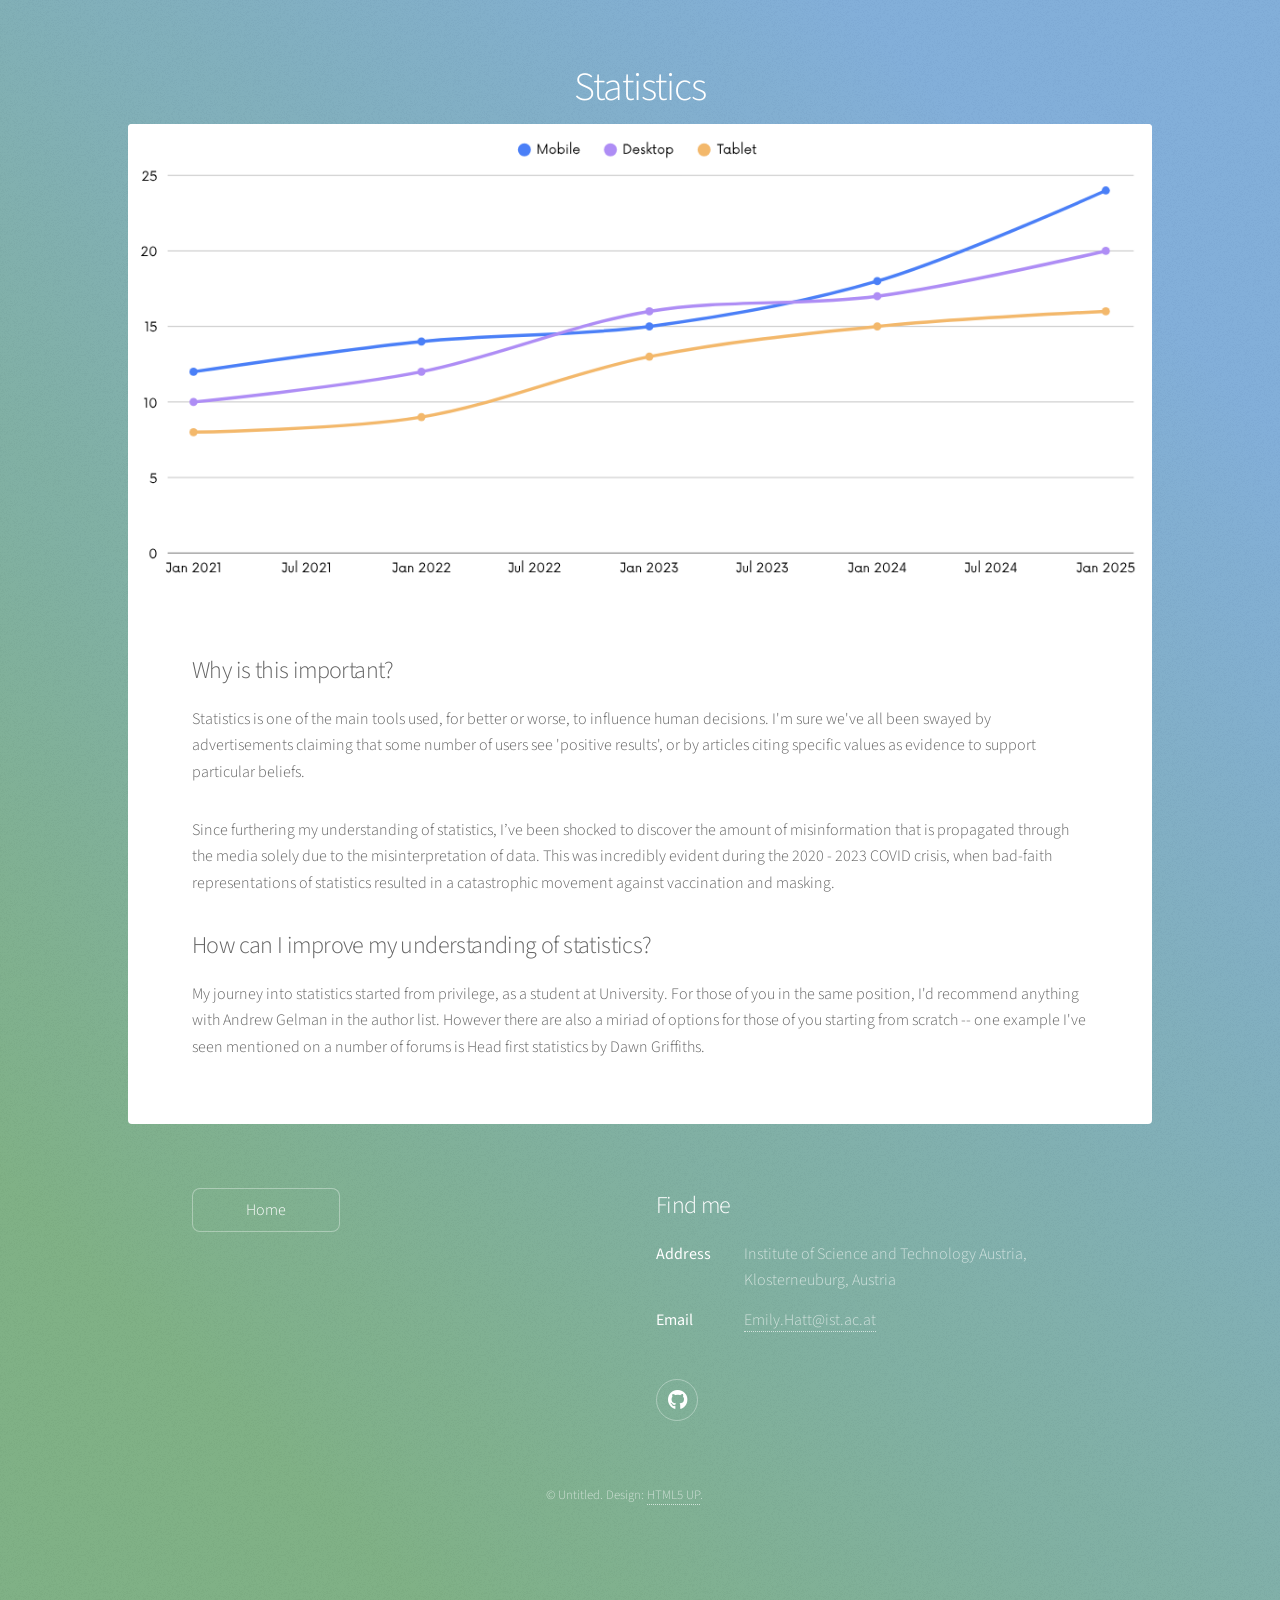
<file: statistics.html>
<!DOCTYPE HTML>
<!--
	Stellar by HTML5 UP
	html5up.net | @ajlkn
	Free for personal and commercial use under the CCA 3.0 license (html5up.net/license)
-->
<html>
	<head>
		<title>Dr. Emily Hatt</title>
		<meta charset="utf-8" />
		<meta name="viewport" content="width=device-width, initial-scale=1, user-scalable=no" />
		<link rel="stylesheet" href="assets/css/main.css" />
		<noscript><link rel="stylesheet" href="assets/css/noscript.css" /></noscript>
	</head>
	<body class="is-preload">

		<!-- Wrapper -->
			<div id="wrapper">

				<!-- Header -->
					<header id="header">
						<h1>Statistics</h1>
					</header>

				<!-- Main -->
					<div id="main">

						<!-- Content -->
							<section id="content" class="main">
								<span class="image main"><img src="images/Graph-header.png" alt="" /></span>
								<h2>Why is this important?</h2>
								<p>Statistics is one of the main tools used, for better or worse, to influence human decisions. I'm sure we've all been swayed by advertisements claiming that some number of users see 'positive results', or by articles citing specific values as evidence to support particular beliefs. </p>
								<p>Since furthering my understanding of statistics, I’ve been shocked to discover the amount of misinformation that is propagated through the media solely due to the misinterpretation of data. This was incredibly evident during the 2020 - 2023 COVID crisis, when bad-faith representations of statistics resulted in a catastrophic movement against vaccination and masking.  </p>
								<h2>How can I improve my understanding of statistics?</h2>
								<p>My journey into statistics started from privilege, as a student at University. For those of you in the same position, I'd recommend anything with Andrew Gelman in the author list. However there are also a miriad of options for those of you starting from scratch -- one example I've seen mentioned on a number of forums is Head first statistics by Dawn Griffiths.</p>
							</section>

					</div>

				<!-- Footer -->
					<footer id="footer">
						<section>
							<ul class="actions">
								<li><a href="index.html" class="button">Home</a></li>
							</ul>
						</section>
						<section>
							<h2>Find me</h2>
							<dl class="alt">
								<dt>Address</dt>
								<dd>Institute of Science and Technology Austria, Klosterneuburg, Austria</dd>
								<dt>Email</dt>
								<dd><a href="mailto:Emily.Hatt@ist.ac.at">Emily.Hatt@ist.ac.at</a></dd>
							</dl>
							<ul class="icons">
								<li><a href="https://github.com/ehatt98" class="icon brands fa-github alt"><span class="label">GitHub</span></a></li>
							</ul>
						</section>
						<p class="copyright">&copy; Untitled. Design: <a href="https://html5up.net">HTML5 UP</a>.</p>
					</footer>

			</div>

		<!-- Scripts -->
			<script src="assets/js/jquery.min.js"></script>
			<script src="assets/js/jquery.scrollex.min.js"></script>
			<script src="assets/js/jquery.scrolly.min.js"></script>
			<script src="assets/js/browser.min.js"></script>
			<script src="assets/js/breakpoints.min.js"></script>
			<script src="assets/js/util.js"></script>
			<script src="assets/js/main.js"></script>

	</body>
</html>
</file>
<file: assets/css/noscript.css>
/*
	Stellar by HTML5 UP
	html5up.net | @ajlkn
	Free for personal and commercial use under the CCA 3.0 license (html5up.net/license)
*/

/* Header */

	body.is-preload #header.alt > * {
		opacity: 1;
	}

	body.is-preload #header.alt .logo {
		-moz-transform: none;
		-webkit-transform: none;
		-ms-transform: none;
		transform: none;
	}
</file>
<file: assets/css/main.css>
@import url(fontawesome-all.min.css);
@import 'https://fonts.googleapis.com/css?family=Source+Sans+Pro:300,400';

/*
	Stellar by HTML5 UP
	html5up.net | @ajlkn
	Free for personal and commercial use under the CCA 3.0 license (html5up.net/license)
*/

html, body, div, span, applet, object,
iframe, h1, h2, h3, h4, h5, h6, p, blockquote,
pre, a, abbr, acronym, address, big, cite,
code, del, dfn, em, img, ins, kbd, q, s, samp,
small, strike, strong, sub, sup, tt, var, b,
u, i, center, dl, dt, dd, ol, ul, li, fieldset,
form, label, legend, table, caption, tbody,
tfoot, thead, tr, th, td, article, aside,
canvas, details, embed, figure, figcaption,
footer, header, hgroup, menu, nav, output, ruby,
section, summary, time, mark, audio, video {
	margin: 0;
	padding: 0;
	border: 0;
	font-size: 100%;
	font: inherit;
	vertical-align: baseline;}

article, aside, details, figcaption, figure,
footer, header, hgroup, menu, nav, section {
	display: block;}

body {
	line-height: 1;
}

ol, ul {
	list-style: none;
}

blockquote, q {
	quotes: none;
}

	blockquote:before, blockquote:after, q:before, q:after {
		content: '';
		content: none;
	}

table {
	border-collapse: collapse;
	border-spacing: 0;
}

body {
	-webkit-text-size-adjust: none;
}

mark {
	background-color: transparent;
	color: inherit;
}

input::-moz-focus-inner {
	border: 0;
	padding: 0;
}

input, select, textarea {
	-moz-appearance: none;
	-webkit-appearance: none;
	-ms-appearance: none;
	appearance: none;
}

/* Basic */

	@-ms-viewport {
		width: device-width;
	}

	body {
		-ms-overflow-style: scrollbar;
	}

	@media screen and (max-width: 480px) {

		html, body {
			min-width: 320px;
		}

	}

	html {
		box-sizing: border-box;
	}

	*, *:before, *:after {
		box-sizing: inherit;
	}

	body {
		background-color: #374447;
		background-image: url("images/overlay.png"), -moz-linear-gradient(45deg, #7fb183 15%, #82afda 85%);
		background-image: url("images/overlay.png"), -webkit-linear-gradient(45deg, #7fb183 15%, #82afda 85%);
		background-image: url("images/overlay.png"), -ms-linear-gradient(45deg, #7fb183 15%, #82afda 85%);
		background-image: url("images/overlay.png"), linear-gradient(45deg, #7fb183 15%, #82afda 85%);
	}

		body.is-preload *, body.is-preload *:before, body.is-preload *:after {
			-moz-animation: none !important;
			-webkit-animation: none !important;
			-ms-animation: none !important;
			animation: none !important;
			-moz-transition: none !important;
			-webkit-transition: none !important;
			-ms-transition: none !important;
			transition: none !important;
		}

/* Type */

	body {
		background-color: #374447;
		color: rgba(255, 255, 255, 0.65);
	}

	body, input, select, textarea {
		font-family: "Source Sans Pro", Helvetica, sans-serif;
		font-size: 17pt;
		font-weight: 300;
		line-height: 1.65;
	}

		@media screen and (max-width: 1680px) {

			body, input, select, textarea {
				font-size: 14pt;
			}

		}

		@media screen and (max-width: 1280px) {

			body, input, select, textarea {
				font-size: 12pt;
			}

		}

		@media screen and (max-width: 360px) {

			body, input, select, textarea {
				font-size: 11pt;
			}

		}

	a {
		-moz-transition: color 0.2s ease, border-bottom 0.2s ease;
		-webkit-transition: color 0.2s ease, border-bottom 0.2s ease;
		-ms-transition: color 0.2s ease, border-bottom 0.2s ease;
		transition: color 0.2s ease, border-bottom 0.2s ease;
		text-decoration: none;
		border-bottom: dotted 1px;
		color: inherit;
	}

		a:hover {
			border-bottom-color: transparent;
		}

	strong, b {
		font-weight: 400;
	}

	em, i {
		font-style: italic;
	}

	p {
		margin: 0 0 2em 0;
	}

		p.content {
			-moz-columns: 20em 2;
			-webkit-columns: 20em 2;
			-ms-columns: 20em 2;
			columns: 20em 2;
			-moz-column-gap: 2em;
			-webkit-column-gap: 2em;
			-ms-column-gap: 2em;
			column-gap: 2em;
			text-align: justify;
		}

	h1, h2, h3, h4, h5, h6 {
		font-weight: 300;
		line-height: 1.5;
		margin: 0 0 0.7em 0;
		letter-spacing: -0.025em;
	}

		h1 a, h2 a, h3 a, h4 a, h5 a, h6 a {
			color: inherit;
			text-decoration: none;
		}

	h1 {
		font-size: 2.5em;
		line-height: 1.2;
	}

	h2 {
		font-size: 1.5em;
	}

	h3 {
		font-size: 1.25em;
	}

	h4 {
		font-size: 1.1em;
	}

	h5 {
		font-size: 0.9em;
	}

	h6 {
		font-size: 0.7em;
	}

	@media screen and (max-width: 736px) {

		h1 {
			font-size: 2em;
		}

	}

	sub {
		font-size: 0.8em;
		position: relative;
		top: 0.5em;
	}

	sup {
		font-size: 0.8em;
		position: relative;
		top: -0.5em;
	}

	blockquote {
		border-left: solid 4px;
		font-style: italic;
		margin: 0 0 2em 0;
		padding: 0.5em 0 0.5em 2em;
	}

	code {
		border-radius: 8px;
		border: solid 1px;
		font-family: "Courier New", monospace;
		font-size: 0.9em;
		margin: 0 0.25em;
		padding: 0.25em 0.65em;
	}

	pre {
		-webkit-overflow-scrolling: touch;
		font-family: "Courier New", monospace;
		font-size: 0.9em;
		margin: 0 0 2em 0;
	}

		pre code {
			display: block;
			line-height: 1.75;
			padding: 1em 1.5em;
			overflow-x: auto;
		}

	hr {
		border: 0;
		border-bottom: solid 1px;
		margin: 2em 0;
	}

		hr.major {
			margin: 3em 0;
		}

	.align-left {
		text-align: left;
	}

	.align-center {
		text-align: center;
	}

	.align-right {
		text-align: right;
	}

	input, select, textarea {
		color: #ffffff;
	}

	a:hover {
		color: #ffffff;
	}

	strong, b {
		color: #ffffff;
	}

	h1, h2, h3, h4, h5, h6 {
		color: #ffffff;
	}

	blockquote {
		border-left-color: rgba(255, 255, 255, 0.35);
	}

	code {
		background: rgba(255, 255, 255, 0.075);
		border-color: rgba(255, 255, 255, 0.35);
	}

	hr {
		border-bottom-color: rgba(255, 255, 255, 0.35);
	}

/* Row */

	.row {
		display: flex;
		flex-wrap: wrap;
		box-sizing: border-box;
		align-items: stretch;
	}

		.row > * {
			box-sizing: border-box;
		}

		.row.gtr-uniform > * > :last-child {
			margin-bottom: 0;
		}

		.row.aln-left {
			justify-content: flex-start;
		}

		.row.aln-center {
			justify-content: center;
		}

		.row.aln-right {
			justify-content: flex-end;
		}

		.row.aln-top {
			align-items: flex-start;
		}

		.row.aln-middle {
			align-items: center;
		}

		.row.aln-bottom {
			align-items: flex-end;
		}

		.row > .imp {
			order: -1;
		}

		.row > .col-1 {
			width: 8.33333%;
		}

		.row > .off-1 {
			margin-left: 8.33333%;
		}

		.row > .col-2 {
			width: 16.66667%;
		}

		.row > .off-2 {
			margin-left: 16.66667%;
		}

		.row > .col-3 {
			width: 25%;
		}

		.row > .off-3 {
			margin-left: 25%;
		}

		.row > .col-4 {
			width: 33.33333%;
		}

		.row > .off-4 {
			margin-left: 33.33333%;
		}

		.row > .col-5 {
			width: 41.66667%;
		}

		.row > .off-5 {
			margin-left: 41.66667%;
		}

		.row > .col-6 {
			width: 50%;
		}

		.row > .off-6 {
			margin-left: 50%;
		}

		.row > .col-7 {
			width: 58.33333%;
		}

		.row > .off-7 {
			margin-left: 58.33333%;
		}

		.row > .col-8 {
			width: 66.66667%;
		}

		.row > .off-8 {
			margin-left: 66.66667%;
		}

		.row > .col-9 {
			width: 75%;
		}

		.row > .off-9 {
			margin-left: 75%;
		}

		.row > .col-10 {
			width: 83.33333%;
		}

		.row > .off-10 {
			margin-left: 83.33333%;
		}

		.row > .col-11 {
			width: 91.66667%;
		}

		.row > .off-11 {
			margin-left: 91.66667%;
		}

		.row > .col-12 {
			width: 100%;
		}

		.row > .off-12 {
			margin-left: 100%;
		}

		.row.gtr-0 {
			margin-top: 0;
			margin-left: 0em;
		}

			.row.gtr-0 > * {
				padding: 0 0 0 0em;
			}

			.row.gtr-0.gtr-uniform {
				margin-top: 0em;
			}

				.row.gtr-0.gtr-uniform > * {
					padding-top: 0em;
				}

		.row.gtr-25 {
			margin-top: 0;
			margin-left: -0.375em;
		}

			.row.gtr-25 > * {
				padding: 0 0 0 0.375em;
			}

			.row.gtr-25.gtr-uniform {
				margin-top: -0.375em;
			}

				.row.gtr-25.gtr-uniform > * {
					padding-top: 0.375em;
				}

		.row.gtr-50 {
			margin-top: 0;
			margin-left: -0.75em;
		}

			.row.gtr-50 > * {
				padding: 0 0 0 0.75em;
			}

			.row.gtr-50.gtr-uniform {
				margin-top: -0.75em;
			}

				.row.gtr-50.gtr-uniform > * {
					padding-top: 0.75em;
				}

		.row {
			margin-top: 0;
			margin-left: -1.5em;
		}

			.row > * {
				padding: 0 0 0 1.5em;
			}

			.row.gtr-uniform {
				margin-top: -1.5em;
			}

				.row.gtr-uniform > * {
					padding-top: 1.5em;
				}

		.row.gtr-150 {
			margin-top: 0;
			margin-left: -2.25em;
		}

			.row.gtr-150 > * {
				padding: 0 0 0 2.25em;
			}

			.row.gtr-150.gtr-uniform {
				margin-top: -2.25em;
			}

				.row.gtr-150.gtr-uniform > * {
					padding-top: 2.25em;
				}

		.row.gtr-200 {
			margin-top: 0;
			margin-left: -3em;
		}

			.row.gtr-200 > * {
				padding: 0 0 0 3em;
			}

			.row.gtr-200.gtr-uniform {
				margin-top: -3em;
			}

				.row.gtr-200.gtr-uniform > * {
					padding-top: 3em;
				}

		@media screen and (max-width: 1680px) {

			.row {
				display: flex;
				flex-wrap: wrap;
				box-sizing: border-box;
				align-items: stretch;
			}

				.row > * {
					box-sizing: border-box;
				}

				.row.gtr-uniform > * > :last-child {
					margin-bottom: 0;
				}

				.row.aln-left {
					justify-content: flex-start;
				}

				.row.aln-center {
					justify-content: center;
				}

				.row.aln-right {
					justify-content: flex-end;
				}

				.row.aln-top {
					align-items: flex-start;
				}

				.row.aln-middle {
					align-items: center;
				}

				.row.aln-bottom {
					align-items: flex-end;
				}

				.row > .imp-xlarge {
					order: -1;
				}

				.row > .col-1-xlarge {
					width: 8.33333%;
				}

				.row > .off-1-xlarge {
					margin-left: 8.33333%;
				}

				.row > .col-2-xlarge {
					width: 16.66667%;
				}

				.row > .off-2-xlarge {
					margin-left: 16.66667%;
				}

				.row > .col-3-xlarge {
					width: 25%;
				}

				.row > .off-3-xlarge {
					margin-left: 25%;
				}

				.row > .col-4-xlarge {
					width: 33.33333%;
				}

				.row > .off-4-xlarge {
					margin-left: 33.33333%;
				}

				.row > .col-5-xlarge {
					width: 41.66667%;
				}

				.row > .off-5-xlarge {
					margin-left: 41.66667%;
				}

				.row > .col-6-xlarge {
					width: 50%;
				}

				.row > .off-6-xlarge {
					margin-left: 50%;
				}

				.row > .col-7-xlarge {
					width: 58.33333%;
				}

				.row > .off-7-xlarge {
					margin-left: 58.33333%;
				}

				.row > .col-8-xlarge {
					width: 66.66667%;
				}

				.row > .off-8-xlarge {
					margin-left: 66.66667%;
				}

				.row > .col-9-xlarge {
					width: 75%;
				}

				.row > .off-9-xlarge {
					margin-left: 75%;
				}

				.row > .col-10-xlarge {
					width: 83.33333%;
				}

				.row > .off-10-xlarge {
					margin-left: 83.33333%;
				}

				.row > .col-11-xlarge {
					width: 91.66667%;
				}

				.row > .off-11-xlarge {
					margin-left: 91.66667%;
				}

				.row > .col-12-xlarge {
					width: 100%;
				}

				.row > .off-12-xlarge {
					margin-left: 100%;
				}

				.row.gtr-0 {
					margin-top: 0;
					margin-left: 0em;
				}

					.row.gtr-0 > * {
						padding: 0 0 0 0em;
					}

					.row.gtr-0.gtr-uniform {
						margin-top: 0em;
					}

						.row.gtr-0.gtr-uniform > * {
							padding-top: 0em;
						}

				.row.gtr-25 {
					margin-top: 0;
					margin-left: -0.375em;
				}

					.row.gtr-25 > * {
						padding: 0 0 0 0.375em;
					}

					.row.gtr-25.gtr-uniform {
						margin-top: -0.375em;
					}

						.row.gtr-25.gtr-uniform > * {
							padding-top: 0.375em;
						}

				.row.gtr-50 {
					margin-top: 0;
					margin-left: -0.75em;
				}

					.row.gtr-50 > * {
						padding: 0 0 0 0.75em;
					}

					.row.gtr-50.gtr-uniform {
						margin-top: -0.75em;
					}

						.row.gtr-50.gtr-uniform > * {
							padding-top: 0.75em;
						}

				.row {
					margin-top: 0;
					margin-left: -1.5em;
				}

					.row > * {
						padding: 0 0 0 1.5em;
					}

					.row.gtr-uniform {
						margin-top: -1.5em;
					}

						.row.gtr-uniform > * {
							padding-top: 1.5em;
						}

				.row.gtr-150 {
					margin-top: 0;
					margin-left: -2.25em;
				}

					.row.gtr-150 > * {
						padding: 0 0 0 2.25em;
					}

					.row.gtr-150.gtr-uniform {
						margin-top: -2.25em;
					}

						.row.gtr-150.gtr-uniform > * {
							padding-top: 2.25em;
						}

				.row.gtr-200 {
					margin-top: 0;
					margin-left: -3em;
				}

					.row.gtr-200 > * {
						padding: 0 0 0 3em;
					}

					.row.gtr-200.gtr-uniform {
						margin-top: -3em;
					}

						.row.gtr-200.gtr-uniform > * {
							padding-top: 3em;
						}

		}

		@media screen and (max-width: 1280px) {

			.row {
				display: flex;
				flex-wrap: wrap;
				box-sizing: border-box;
				align-items: stretch;
			}

				.row > * {
					box-sizing: border-box;
				}

				.row.gtr-uniform > * > :last-child {
					margin-bottom: 0;
				}

				.row.aln-left {
					justify-content: flex-start;
				}

				.row.aln-center {
					justify-content: center;
				}

				.row.aln-right {
					justify-content: flex-end;
				}

				.row.aln-top {
					align-items: flex-start;
				}

				.row.aln-middle {
					align-items: center;
				}

				.row.aln-bottom {
					align-items: flex-end;
				}

				.row > .imp-large {
					order: -1;
				}

				.row > .col-1-large {
					width: 8.33333%;
				}

				.row > .off-1-large {
					margin-left: 8.33333%;
				}

				.row > .col-2-large {
					width: 16.66667%;
				}

				.row > .off-2-large {
					margin-left: 16.66667%;
				}

				.row > .col-3-large {
					width: 25%;
				}

				.row > .off-3-large {
					margin-left: 25%;
				}

				.row > .col-4-large {
					width: 33.33333%;
				}

				.row > .off-4-large {
					margin-left: 33.33333%;
				}

				.row > .col-5-large {
					width: 41.66667%;
				}

				.row > .off-5-large {
					margin-left: 41.66667%;
				}

				.row > .col-6-large {
					width: 50%;
				}

				.row > .off-6-large {
					margin-left: 50%;
				}

				.row > .col-7-large {
					width: 58.33333%;
				}

				.row > .off-7-large {
					margin-left: 58.33333%;
				}

				.row > .col-8-large {
					width: 66.66667%;
				}

				.row > .off-8-large {
					margin-left: 66.66667%;
				}

				.row > .col-9-large {
					width: 75%;
				}

				.row > .off-9-large {
					margin-left: 75%;
				}

				.row > .col-10-large {
					width: 83.33333%;
				}

				.row > .off-10-large {
					margin-left: 83.33333%;
				}

				.row > .col-11-large {
					width: 91.66667%;
				}

				.row > .off-11-large {
					margin-left: 91.66667%;
				}

				.row > .col-12-large {
					width: 100%;
				}

				.row > .off-12-large {
					margin-left: 100%;
				}

				.row.gtr-0 {
					margin-top: 0;
					margin-left: 0em;
				}

					.row.gtr-0 > * {
						padding: 0 0 0 0em;
					}

					.row.gtr-0.gtr-uniform {
						margin-top: 0em;
					}

						.row.gtr-0.gtr-uniform > * {
							padding-top: 0em;
						}

				.row.gtr-25 {
					margin-top: 0;
					margin-left: -0.375em;
				}

					.row.gtr-25 > * {
						padding: 0 0 0 0.375em;
					}

					.row.gtr-25.gtr-uniform {
						margin-top: -0.375em;
					}

						.row.gtr-25.gtr-uniform > * {
							padding-top: 0.375em;
						}

				.row.gtr-50 {
					margin-top: 0;
					margin-left: -0.75em;
				}

					.row.gtr-50 > * {
						padding: 0 0 0 0.75em;
					}

					.row.gtr-50.gtr-uniform {
						margin-top: -0.75em;
					}

						.row.gtr-50.gtr-uniform > * {
							padding-top: 0.75em;
						}

				.row {
					margin-top: 0;
					margin-left: -1.5em;
				}

					.row > * {
						padding: 0 0 0 1.5em;
					}

					.row.gtr-uniform {
						margin-top: -1.5em;
					}

						.row.gtr-uniform > * {
							padding-top: 1.5em;
						}

				.row.gtr-150 {
					margin-top: 0;
					margin-left: -2.25em;
				}

					.row.gtr-150 > * {
						padding: 0 0 0 2.25em;
					}

					.row.gtr-150.gtr-uniform {
						margin-top: -2.25em;
					}

						.row.gtr-150.gtr-uniform > * {
							padding-top: 2.25em;
						}

				.row.gtr-200 {
					margin-top: 0;
					margin-left: -3em;
				}

					.row.gtr-200 > * {
						padding: 0 0 0 3em;
					}

					.row.gtr-200.gtr-uniform {
						margin-top: -3em;
					}

						.row.gtr-200.gtr-uniform > * {
							padding-top: 3em;
						}

		}

		@media screen and (max-width: 980px) {

			.row {
				display: flex;
				flex-wrap: wrap;
				box-sizing: border-box;
				align-items: stretch;
			}

				.row > * {
					box-sizing: border-box;
				}

				.row.gtr-uniform > * > :last-child {
					margin-bottom: 0;
				}

				.row.aln-left {
					justify-content: flex-start;
				}

				.row.aln-center {
					justify-content: center;
				}

				.row.aln-right {
					justify-content: flex-end;
				}

				.row.aln-top {
					align-items: flex-start;
				}

				.row.aln-middle {
					align-items: center;
				}

				.row.aln-bottom {
					align-items: flex-end;
				}

				.row > .imp-medium {
					order: -1;
				}

				.row > .col-1-medium {
					width: 8.33333%;
				}

				.row > .off-1-medium {
					margin-left: 8.33333%;
				}

				.row > .col-2-medium {
					width: 16.66667%;
				}

				.row > .off-2-medium {
					margin-left: 16.66667%;
				}

				.row > .col-3-medium {
					width: 25%;
				}

				.row > .off-3-medium {
					margin-left: 25%;
				}

				.row > .col-4-medium {
					width: 33.33333%;
				}

				.row > .off-4-medium {
					margin-left: 33.33333%;
				}

				.row > .col-5-medium {
					width: 41.66667%;
				}

				.row > .off-5-medium {
					margin-left: 41.66667%;
				}

				.row > .col-6-medium {
					width: 50%;
				}

				.row > .off-6-medium {
					margin-left: 50%;
				}

				.row > .col-7-medium {
					width: 58.33333%;
				}

				.row > .off-7-medium {
					margin-left: 58.33333%;
				}

				.row > .col-8-medium {
					width: 66.66667%;
				}

				.row > .off-8-medium {
					margin-left: 66.66667%;
				}

				.row > .col-9-medium {
					width: 75%;
				}

				.row > .off-9-medium {
					margin-left: 75%;
				}

				.row > .col-10-medium {
					width: 83.33333%;
				}

				.row > .off-10-medium {
					margin-left: 83.33333%;
				}

				.row > .col-11-medium {
					width: 91.66667%;
				}

				.row > .off-11-medium {
					margin-left: 91.66667%;
				}

				.row > .col-12-medium {
					width: 100%;
				}

				.row > .off-12-medium {
					margin-left: 100%;
				}

				.row.gtr-0 {
					margin-top: 0;
					margin-left: 0em;
				}

					.row.gtr-0 > * {
						padding: 0 0 0 0em;
					}

					.row.gtr-0.gtr-uniform {
						margin-top: 0em;
					}

						.row.gtr-0.gtr-uniform > * {
							padding-top: 0em;
						}

				.row.gtr-25 {
					margin-top: 0;
					margin-left: -0.375em;
				}

					.row.gtr-25 > * {
						padding: 0 0 0 0.375em;
					}

					.row.gtr-25.gtr-uniform {
						margin-top: -0.375em;
					}

						.row.gtr-25.gtr-uniform > * {
							padding-top: 0.375em;
						}

				.row.gtr-50 {
					margin-top: 0;
					margin-left: -0.75em;
				}

					.row.gtr-50 > * {
						padding: 0 0 0 0.75em;
					}

					.row.gtr-50.gtr-uniform {
						margin-top: -0.75em;
					}

						.row.gtr-50.gtr-uniform > * {
							padding-top: 0.75em;
						}

				.row {
					margin-top: 0;
					margin-left: -1.5em;
				}

					.row > * {
						padding: 0 0 0 1.5em;
					}

					.row.gtr-uniform {
						margin-top: -1.5em;
					}

						.row.gtr-uniform > * {
							padding-top: 1.5em;
						}

				.row.gtr-150 {
					margin-top: 0;
					margin-left: -2.25em;
				}

					.row.gtr-150 > * {
						padding: 0 0 0 2.25em;
					}

					.row.gtr-150.gtr-uniform {
						margin-top: -2.25em;
					}

						.row.gtr-150.gtr-uniform > * {
							padding-top: 2.25em;
						}

				.row.gtr-200 {
					margin-top: 0;
					margin-left: -3em;
				}

					.row.gtr-200 > * {
						padding: 0 0 0 3em;
					}

					.row.gtr-200.gtr-uniform {
						margin-top: -3em;
					}

						.row.gtr-200.gtr-uniform > * {
							padding-top: 3em;
						}

		}

		@media screen and (max-width: 736px) {

			.row {
				display: flex;
				flex-wrap: wrap;
				box-sizing: border-box;
				align-items: stretch;
			}

				.row > * {
					box-sizing: border-box;
				}

				.row.gtr-uniform > * > :last-child {
					margin-bottom: 0;
				}

				.row.aln-left {
					justify-content: flex-start;
				}

				.row.aln-center {
					justify-content: center;
				}

				.row.aln-right {
					justify-content: flex-end;
				}

				.row.aln-top {
					align-items: flex-start;
				}

				.row.aln-middle {
					align-items: center;
				}

				.row.aln-bottom {
					align-items: flex-end;
				}

				.row > .imp-small {
					order: -1;
				}

				.row > .col-1-small {
					width: 8.33333%;
				}

				.row > .off-1-small {
					margin-left: 8.33333%;
				}

				.row > .col-2-small {
					width: 16.66667%;
				}

				.row > .off-2-small {
					margin-left: 16.66667%;
				}

				.row > .col-3-small {
					width: 25%;
				}

				.row > .off-3-small {
					margin-left: 25%;
				}

				.row > .col-4-small {
					width: 33.33333%;
				}

				.row > .off-4-small {
					margin-left: 33.33333%;
				}

				.row > .col-5-small {
					width: 41.66667%;
				}

				.row > .off-5-small {
					margin-left: 41.66667%;
				}

				.row > .col-6-small {
					width: 50%;
				}

				.row > .off-6-small {
					margin-left: 50%;
				}

				.row > .col-7-small {
					width: 58.33333%;
				}

				.row > .off-7-small {
					margin-left: 58.33333%;
				}

				.row > .col-8-small {
					width: 66.66667%;
				}

				.row > .off-8-small {
					margin-left: 66.66667%;
				}

				.row > .col-9-small {
					width: 75%;
				}

				.row > .off-9-small {
					margin-left: 75%;
				}

				.row > .col-10-small {
					width: 83.33333%;
				}

				.row > .off-10-small {
					margin-left: 83.33333%;
				}

				.row > .col-11-small {
					width: 91.66667%;
				}

				.row > .off-11-small {
					margin-left: 91.66667%;
				}

				.row > .col-12-small {
					width: 100%;
				}

				.row > .off-12-small {
					margin-left: 100%;
				}

				.row.gtr-0 {
					margin-top: 0;
					margin-left: 0em;
				}

					.row.gtr-0 > * {
						padding: 0 0 0 0em;
					}

					.row.gtr-0.gtr-uniform {
						margin-top: 0em;
					}

						.row.gtr-0.gtr-uniform > * {
							padding-top: 0em;
						}

				.row.gtr-25 {
					margin-top: 0;
					margin-left: -0.25em;
				}

					.row.gtr-25 > * {
						padding: 0 0 0 0.25em;
					}

					.row.gtr-25.gtr-uniform {
						margin-top: -0.25em;
					}

						.row.gtr-25.gtr-uniform > * {
							padding-top: 0.25em;
						}

				.row.gtr-50 {
					margin-top: 0;
					margin-left: -0.5em;
				}

					.row.gtr-50 > * {
						padding: 0 0 0 0.5em;
					}

					.row.gtr-50.gtr-uniform {
						margin-top: -0.5em;
					}

						.row.gtr-50.gtr-uniform > * {
							padding-top: 0.5em;
						}

				.row {
					margin-top: 0;
					margin-left: -1em;
				}

					.row > * {
						padding: 0 0 0 1em;
					}

					.row.gtr-uniform {
						margin-top: -1em;
					}

						.row.gtr-uniform > * {
							padding-top: 1em;
						}

				.row.gtr-150 {
					margin-top: 0;
					margin-left: -1.5em;
				}

					.row.gtr-150 > * {
						padding: 0 0 0 1.5em;
					}

					.row.gtr-150.gtr-uniform {
						margin-top: -1.5em;
					}

						.row.gtr-150.gtr-uniform > * {
							padding-top: 1.5em;
						}

				.row.gtr-200 {
					margin-top: 0;
					margin-left: -2em;
				}

					.row.gtr-200 > * {
						padding: 0 0 0 2em;
					}

					.row.gtr-200.gtr-uniform {
						margin-top: -2em;
					}

						.row.gtr-200.gtr-uniform > * {
							padding-top: 2em;
						}

		}

		@media screen and (max-width: 480px) {

			.row {
				display: flex;
				flex-wrap: wrap;
				box-sizing: border-box;
				align-items: stretch;
			}

				.row > * {
					box-sizing: border-box;
				}

				.row.gtr-uniform > * > :last-child {
					margin-bottom: 0;
				}

				.row.aln-left {
					justify-content: flex-start;
				}

				.row.aln-center {
					justify-content: center;
				}

				.row.aln-right {
					justify-content: flex-end;
				}

				.row.aln-top {
					align-items: flex-start;
				}

				.row.aln-middle {
					align-items: center;
				}

				.row.aln-bottom {
					align-items: flex-end;
				}

				.row > .imp-xsmall {
					order: -1;
				}

				.row > .col-1-xsmall {
					width: 8.33333%;
				}

				.row > .off-1-xsmall {
					margin-left: 8.33333%;
				}

				.row > .col-2-xsmall {
					width: 16.66667%;
				}

				.row > .off-2-xsmall {
					margin-left: 16.66667%;
				}

				.row > .col-3-xsmall {
					width: 25%;
				}

				.row > .off-3-xsmall {
					margin-left: 25%;
				}

				.row > .col-4-xsmall {
					width: 33.33333%;
				}

				.row > .off-4-xsmall {
					margin-left: 33.33333%;
				}

				.row > .col-5-xsmall {
					width: 41.66667%;
				}

				.row > .off-5-xsmall {
					margin-left: 41.66667%;
				}

				.row > .col-6-xsmall {
					width: 50%;
				}

				.row > .off-6-xsmall {
					margin-left: 50%;
				}

				.row > .col-7-xsmall {
					width: 58.33333%;
				}

				.row > .off-7-xsmall {
					margin-left: 58.33333%;
				}

				.row > .col-8-xsmall {
					width: 66.66667%;
				}

				.row > .off-8-xsmall {
					margin-left: 66.66667%;
				}

				.row > .col-9-xsmall {
					width: 75%;
				}

				.row > .off-9-xsmall {
					margin-left: 75%;
				}

				.row > .col-10-xsmall {
					width: 83.33333%;
				}

				.row > .off-10-xsmall {
					margin-left: 83.33333%;
				}

				.row > .col-11-xsmall {
					width: 91.66667%;
				}

				.row > .off-11-xsmall {
					margin-left: 91.66667%;
				}

				.row > .col-12-xsmall {
					width: 100%;
				}

				.row > .off-12-xsmall {
					margin-left: 100%;
				}

				.row.gtr-0 {
					margin-top: 0;
					margin-left: 0em;
				}

					.row.gtr-0 > * {
						padding: 0 0 0 0em;
					}

					.row.gtr-0.gtr-uniform {
						margin-top: 0em;
					}

						.row.gtr-0.gtr-uniform > * {
							padding-top: 0em;
						}

				.row.gtr-25 {
					margin-top: 0;
					margin-left: -0.3125em;
				}

					.row.gtr-25 > * {
						padding: 0 0 0 0.3125em;
					}

					.row.gtr-25.gtr-uniform {
						margin-top: -0.3125em;
					}

						.row.gtr-25.gtr-uniform > * {
							padding-top: 0.3125em;
						}

				.row.gtr-50 {
					margin-top: 0;
					margin-left: -0.625em;
				}

					.row.gtr-50 > * {
						padding: 0 0 0 0.625em;
					}

					.row.gtr-50.gtr-uniform {
						margin-top: -0.625em;
					}

						.row.gtr-50.gtr-uniform > * {
							padding-top: 0.625em;
						}

				.row {
					margin-top: 0;
					margin-left: -1.25em;
				}

					.row > * {
						padding: 0 0 0 1.25em;
					}

					.row.gtr-uniform {
						margin-top: -1.25em;
					}

						.row.gtr-uniform > * {
							padding-top: 1.25em;
						}

				.row.gtr-150 {
					margin-top: 0;
					margin-left: -1.875em;
				}

					.row.gtr-150 > * {
						padding: 0 0 0 1.875em;
					}

					.row.gtr-150.gtr-uniform {
						margin-top: -1.875em;
					}

						.row.gtr-150.gtr-uniform > * {
							padding-top: 1.875em;
						}

				.row.gtr-200 {
					margin-top: 0;
					margin-left: -2.5em;
				}

					.row.gtr-200 > * {
						padding: 0 0 0 2.5em;
					}

					.row.gtr-200.gtr-uniform {
						margin-top: -2.5em;
					}

						.row.gtr-200.gtr-uniform > * {
							padding-top: 2.5em;
						}

		}

/* Box */

	.box {
		border-radius: 8px;
		border: solid;
		margin-bottom: 2em;
		padding: 1.5em;
	}

		.box > :last-child,
		.box > :last-child > :last-child,
		.box > :last-child > :last-child > :last-child {
			margin-bottom: 0;
		}

		.box.alt {
			border: 0;
			border-radius: 0;
			padding: 0;
		}

	.box {
		border-color: rgba(255, 255, 255, 0.35);
	}

/* Button */

	input[type="submit"],
	input[type="reset"],
	input[type="button"],
	button,
	.button {
		-moz-appearance: none;
		-webkit-appearance: none;
		-ms-appearance: none;
		appearance: none;
		-moz-transition: background-color 0.2s ease-in-out, color 0.2s ease-in-out;
		-webkit-transition: background-color 0.2s ease-in-out, color 0.2s ease-in-out;
		-ms-transition: background-color 0.2s ease-in-out, color 0.2s ease-in-out;
		transition: background-color 0.2s ease-in-out, color 0.2s ease-in-out;
		border-radius: 8px;
		border: 0;
		cursor: pointer;
		display: inline-block;
		font-weight: 300;
		height: 2.75em;
		line-height: 2.75em;
		min-width: 9.25em;
		padding: 0 1.5em;
		text-align: center;
		text-decoration: none;
		white-space: nowrap;
	}

		input[type="submit"].icon,
		input[type="reset"].icon,
		input[type="button"].icon,
		button.icon,
		.button.icon {
			padding-left: 1.35em;
		}

			input[type="submit"].icon:before,
			input[type="reset"].icon:before,
			input[type="button"].icon:before,
			button.icon:before,
			.button.icon:before {
				margin-right: 0.5em;
			}

		input[type="submit"].fit,
		input[type="reset"].fit,
		input[type="button"].fit,
		button.fit,
		.button.fit {
			width: 100%;
		}

		input[type="submit"].small,
		input[type="reset"].small,
		input[type="button"].small,
		button.small,
		.button.small {
			font-size: 0.8em;
		}

		input[type="submit"].large,
		input[type="reset"].large,
		input[type="button"].large,
		button.large,
		.button.large {
			font-size: 1.35em;
		}

		input[type="submit"].disabled, input[type="submit"]:disabled,
		input[type="reset"].disabled,
		input[type="reset"]:disabled,
		input[type="button"].disabled,
		input[type="button"]:disabled,
		button.disabled,
		button:disabled,
		.button.disabled,
		.button:disabled {
			pointer-events: none;
			opacity: 0.25;
		}

		@media screen and (max-width: 736px) {

			input[type="submit"],
			input[type="reset"],
			input[type="button"],
			button,
			.button {
				min-width: 0;
			}

		}

	input[type="submit"],
	input[type="reset"],
	input[type="button"],
	button,
	.button {
		background-color: transparent;
		box-shadow: inset 0 0 0 1px rgba(255, 255, 255, 0.35);
		color: #ffffff !important;
	}

		input[type="submit"]:hover,
		input[type="reset"]:hover,
		input[type="button"]:hover,
		button:hover,
		.button:hover {
			background-color: rgba(255, 255, 255, 0.075);
		}

		input[type="submit"]:active,
		input[type="reset"]:active,
		input[type="button"]:active,
		button:active,
		.button:active {
			background-color: rgba(255, 255, 255, 0.2);
		}

		input[type="submit"].icon:before,
		input[type="reset"].icon:before,
		input[type="button"].icon:before,
		button.icon:before,
		.button.icon:before {
			color: rgba(255, 255, 255, 0.5);
		}

		input[type="submit"].primary,
		input[type="reset"].primary,
		input[type="button"].primary,
		button.primary,
		.button.primary {
			background-color: #8cc9f0;
			color: #ffffff !important;
			box-shadow: none;
		}

			input[type="submit"].primary:hover,
			input[type="reset"].primary:hover,
			input[type="button"].primary:hover,
			button.primary:hover,
			.button.primary:hover {
				background-color: #9acff2;
			}

			input[type="submit"].primary:active,
			input[type="reset"].primary:active,
			input[type="button"].primary:active,
			button.primary:active,
			.button.primary:active {
				background-color: #7ec3ee;
			}

			input[type="submit"].primary.icon:before,
			input[type="reset"].primary.icon:before,
			input[type="button"].primary.icon:before,
			button.primary.icon:before,
			.button.primary.icon:before {
				color: #ffffff !important;
			}

/* Form */

	form {
		margin: 0 0 2em 0;
	}

	label {
		display: block;
		font-size: 0.9em;
		font-weight: 400;
		margin: 0 0 1em 0;
	}

	input[type="text"],
	input[type="password"],
	input[type="email"],
	select,
	textarea {
		-moz-appearance: none;
		-webkit-appearance: none;
		-ms-appearance: none;
		appearance: none;
		border-radius: 8px;
		border: solid 1px;
		color: inherit;
		display: block;
		outline: 0;
		padding: 0 1em;
		text-decoration: none;
		width: 100%;
	}

		input[type="text"]:invalid,
		input[type="password"]:invalid,
		input[type="email"]:invalid,
		select:invalid,
		textarea:invalid {
			box-shadow: none;
		}

	select {
		background-size: 1.25rem;
		background-repeat: no-repeat;
		background-position: calc(100% - 1rem) center;
		height: 2.75em;
		padding-right: 2.75em;
		text-overflow: ellipsis;
	}

		select:focus::-ms-value {
			background-color: transparent;
		}

		select::-ms-expand {
			display: none;
		}

	input[type="text"],
	input[type="password"],
	input[type="email"],
	select {
		height: 2.75em;
	}

	textarea {
		padding: 0.75em 1em;
	}

	input[type="checkbox"],
	input[type="radio"] {
		-moz-appearance: none;
		-webkit-appearance: none;
		-ms-appearance: none;
		appearance: none;
		display: block;
		float: left;
		margin-right: -2em;
		opacity: 0;
		width: 1em;
		z-index: -1;
	}

		input[type="checkbox"] + label,
		input[type="radio"] + label {
			text-decoration: none;
			cursor: pointer;
			display: inline-block;
			font-size: 1em;
			font-weight: 300;
			padding-left: 2.4em;
			padding-right: 0.75em;
			position: relative;
		}

			input[type="checkbox"] + label:before,
			input[type="radio"] + label:before {
				-moz-osx-font-smoothing: grayscale;
				-webkit-font-smoothing: antialiased;
				display: inline-block;
				font-style: normal;
				font-variant: normal;
				text-rendering: auto;
				line-height: 1;
				text-transform: none !important;
				font-family: 'Font Awesome 5 Free';
				font-weight: 900;
			}

			input[type="checkbox"] + label:before,
			input[type="radio"] + label:before {
				border-radius: 8px;
				border: solid 1px;
				content: '';
				display: inline-block;
				font-size: 0.8em;
				height: 2.0625em;
				left: 0;
				line-height: 2.0625em;
				position: absolute;
				text-align: center;
				top: 0;
				width: 2.0625em;
			}

		input[type="checkbox"]:checked + label:before,
		input[type="radio"]:checked + label:before {
			content: '\f00c';
		}

	input[type="checkbox"] + label:before {
		border-radius: 8px;
	}

	input[type="radio"] + label:before {
		border-radius: 100%;
	}

	::-webkit-input-placeholder {
		opacity: 1.0;
	}

	:-moz-placeholder {
		opacity: 1.0;
	}

	::-moz-placeholder {
		opacity: 1.0;
	}

	:-ms-input-placeholder {
		opacity: 1.0;
	}

	label {
		color: #ffffff;
	}

	input[type="text"],
	input[type="password"],
	input[type="email"],
	select,
	textarea {
		background-color: rgba(255, 255, 255, 0.075);
		border-color: rgba(255, 255, 255, 0.35);
	}

		input[type="text"]:focus,
		input[type="password"]:focus,
		input[type="email"]:focus,
		select:focus,
		textarea:focus {
			border-color: #8cc9f0;
			box-shadow: 0 0 0 1px #8cc9f0;
		}

	select {
		background-image: url("data:image/svg+xml;charset=utf8,%3Csvg xmlns='http://www.w3.org/2000/svg' width='40' height='40' preserveAspectRatio='none' viewBox='0 0 40 40'%3E%3Cpath d='M9.4,12.3l10.4,10.4l10.4-10.4c0.2-0.2,0.5-0.4,0.9-0.4c0.3,0,0.6,0.1,0.9,0.4l3.3,3.3c0.2,0.2,0.4,0.5,0.4,0.9 c0,0.4-0.1,0.6-0.4,0.9L20.7,31.9c-0.2,0.2-0.5,0.4-0.9,0.4c-0.3,0-0.6-0.1-0.9-0.4L4.3,17.3c-0.2-0.2-0.4-0.5-0.4-0.9 c0-0.4,0.1-0.6,0.4-0.9l3.3-3.3c0.2-0.2,0.5-0.4,0.9-0.4S9.1,12.1,9.4,12.3z' fill='rgba(255, 255, 255, 0.35)' /%3E%3C/svg%3E");
	}

		select option {
			color: #ffffff;
			background: #935d8c;
		}

	input[type="checkbox"] + label,
	input[type="radio"] + label {
		color: rgba(255, 255, 255, 0.65);
	}

		input[type="checkbox"] + label:before,
		input[type="radio"] + label:before {
			background: rgba(255, 255, 255, 0.075);
			border-color: rgba(255, 255, 255, 0.35);
		}

	input[type="checkbox"]:checked + label:before,
	input[type="radio"]:checked + label:before {
		background-color: #ffffff;
		border-color: #ffffff;
		color: #935d8c;
	}

	input[type="checkbox"]:focus + label:before,
	input[type="radio"]:focus + label:before {
		border-color: #8cc9f0;
		box-shadow: 0 0 0 1px #8cc9f0;
	}

	::-webkit-input-placeholder {
		color: rgba(255, 255, 255, 0.5) !important;
	}

	:-moz-placeholder {
		color: rgba(255, 255, 255, 0.5) !important;
	}

	::-moz-placeholder {
		color: rgba(255, 255, 255, 0.5) !important;
	}

	:-ms-input-placeholder {
		color: rgba(255, 255, 255, 0.5) !important;
	}

	.formerize-placeholder {
		color: rgba(255, 255, 255, 0.5) !important;
	}

/* Icon */

	.icon {
		text-decoration: none;
		-moz-transition: background-color 0.2s ease-in-out, color 0.2s ease-in-out;
		-webkit-transition: background-color 0.2s ease-in-out, color 0.2s ease-in-out;
		-ms-transition: background-color 0.2s ease-in-out, color 0.2s ease-in-out;
		transition: background-color 0.2s ease-in-out, color 0.2s ease-in-out;
		border-bottom: none;
		position: relative;
	}

		.icon:before {
			-moz-osx-font-smoothing: grayscale;
			-webkit-font-smoothing: antialiased;
			display: inline-block;
			font-style: normal;
			font-variant: normal;
			text-rendering: auto;
			line-height: 1;
			text-transform: none !important;
			font-family: 'Font Awesome 5 Free';
			font-weight: 400;
		}

		.icon > .label {
			display: none;
		}

		.icon:before {
			line-height: solid;
		}

		.icon.solid:before {
			font-weight: 900;
		}

		.icon.brands:before {
			font-family: 'Font Awesome 5 Brands';
		}

		.icon.major {
			border: solid 1px;
			display: inline-block;
			border-radius: 100%;
			padding: 0.65em;
			margin: 0 0 2em 0;
			cursor: default;
		}

			.icon.major:before {
				display: inline-block;
				font-size: 6.25rem;
				width: 2.25em;
				height: 2.25em;
				line-height: 2.2em;
				border-radius: 100%;
				border: solid 1px;
				text-align: center;
			}

		.icon.alt {
			display: inline-block;
			border: solid 1px;
			border-radius: 100%;
		}

			.icon.alt:before {
				display: block;
				font-size: 1.25em;
				width: 2em;
				height: 2em;
				text-align: center;
				line-height: 2em;
			}

		.icon.style1 {
			color: #efa8b0;
		}

		.icon.style2 {
			color: #c79cc8;
		}

		.icon.style3 {
			color: #a89cc8;
		}

		.icon.style4 {
			color: #9bb2e1;
		}

		.icon.style5 {
			color: #8cc9f0;
		}

		@media screen and (max-width: 1680px) {

			.icon.major:before {
				font-size: 5.5rem;
			}

		}

		@media screen and (max-width: 1280px) {

			.icon.major:before {
				font-size: 4.75rem;
			}

		}

		@media screen and (max-width: 736px) {

			.icon.major {
				margin: 0 0 1.5em 0;
				padding: 0.35em;
			}

				.icon.major:before {
					font-size: 3.5rem;
				}

		}

	.icon.major {
		border-color: rgba(255, 255, 255, 0.35);
	}

		.icon.major:before {
			border-color: rgba(255, 255, 255, 0.35);
		}

	.icon.alt {
		border-color: rgba(255, 255, 255, 0.35);
		color: #ffffff;
	}

		.icon.alt:hover {
			background-color: rgba(255, 255, 255, 0.075);
		}

		.icon.alt:active {
			background-color: rgba(255, 255, 255, 0.2);
		}

/* Image */

	.image {
		border-radius: 8px;
		border: 0;
		display: inline-block;
		position: relative;
	}

		.image img {
			border-radius: 8px;
			display: block;
		}

		.image.left, .image.right {
			max-width: 40%;
		}

			.image.left img, .image.right img {
				width: 100%;
			}

		.image.left {
			float: left;
			margin: 0 1.5em 1em 0;
			top: 0.25em;
		}

		.image.right {
			float: right;
			margin: 0 0 1em 1.5em;
			top: 0.25em;
		}

		.image.fit {
			display: block;
			margin: 0 0 2em 0;
			width: 100%;
		}

			.image.fit img {
				width: 100%;
			}

		.image.main {
			display: block;
			margin: 0 0 3em 0;
			width: 100%;
		}

			.image.main img {
				width: 100%;
			}

/* List */

	ol {
		list-style: decimal;
		margin: 0 0 2em 0;
		padding-left: 1.25em;
	}

		ol li {
			padding-left: 0.25em;
		}

	ul {
		list-style: disc;
		margin: 0 0 2em 0;
		padding-left: 1em;
	}

		ul li {
			padding-left: 0.5em;
		}

		ul.alt {
			list-style: none;
			padding-left: 0;
		}

			ul.alt li {
				border-top: solid 1px;
				padding: 0.5em 0;
			}

				ul.alt li:first-child {
					border-top: 0;
					padding-top: 0;
				}

	dl {
		margin: 0 0 2em 0;
	}

		dl dt {
			display: block;
			font-weight: 400;
			margin: 0 0 1em 0;
		}

		dl dd {
			margin-left: 2em;
		}

		dl.alt dt {
			display: block;
			width: 3em;
			margin: 0;
			clear: left;
			float: left;
		}

		dl.alt dd {
			margin: 0 0 0.85em 5.5em;
		}

		dl.alt:after {
			content: '';
			display: block;
			clear: both;
		}

	ul.alt li {
		border-top-color: rgba(255, 255, 255, 0.35);
	}

	dl dt {
		color: #ffffff;
	}

/* Actions */

	ul.actions {
		display: -moz-flex;
		display: -webkit-flex;
		display: -ms-flex;
		display: flex;
		cursor: default;
		list-style: none;
		margin-left: -1em;
		padding-left: 0;
	}

		ul.actions li {
			padding: 0 0 0 1em;
			vertical-align: middle;
		}

		ul.actions.special {
			-moz-justify-content: center;
			-webkit-justify-content: center;
			-ms-justify-content: center;
			justify-content: center;
			width: 100%;
			margin-left: 0;
		}

			ul.actions.special li:first-child {
				padding-left: 0;
			}

		ul.actions.stacked {
			-moz-flex-direction: column;
			-webkit-flex-direction: column;
			-ms-flex-direction: column;
			flex-direction: column;
			margin-left: 0;
		}

			ul.actions.stacked li {
				padding: 1.3em 0 0 0;
			}

				ul.actions.stacked li:first-child {
					padding-top: 0;
				}

		ul.actions.fit {
			width: calc(100% + 1em);
		}

			ul.actions.fit li {
				-moz-flex-grow: 1;
				-webkit-flex-grow: 1;
				-ms-flex-grow: 1;
				flex-grow: 1;
				-moz-flex-shrink: 1;
				-webkit-flex-shrink: 1;
				-ms-flex-shrink: 1;
				flex-shrink: 1;
				width: 100%;
			}

				ul.actions.fit li > * {
					width: 100%;
				}

			ul.actions.fit.stacked {
				width: 100%;
			}

		@media screen and (max-width: 480px) {

			ul.actions:not(.fixed) {
				-moz-flex-direction: column;
				-webkit-flex-direction: column;
				-ms-flex-direction: column;
				flex-direction: column;
				margin-left: 0;
				width: 100% !important;
			}

				ul.actions:not(.fixed) li {
					-moz-flex-grow: 1;
					-webkit-flex-grow: 1;
					-ms-flex-grow: 1;
					flex-grow: 1;
					-moz-flex-shrink: 1;
					-webkit-flex-shrink: 1;
					-ms-flex-shrink: 1;
					flex-shrink: 1;
					padding: 1em 0 0 0;
					text-align: center;
					width: 100%;
				}

					ul.actions:not(.fixed) li > * {
						width: 100%;
					}

					ul.actions:not(.fixed) li:first-child {
						padding-top: 0;
					}

					ul.actions:not(.fixed) li input[type="submit"],
					ul.actions:not(.fixed) li input[type="reset"],
					ul.actions:not(.fixed) li input[type="button"],
					ul.actions:not(.fixed) li button,
					ul.actions:not(.fixed) li .button {
						width: 100%;
					}

						ul.actions:not(.fixed) li input[type="submit"].icon:before,
						ul.actions:not(.fixed) li input[type="reset"].icon:before,
						ul.actions:not(.fixed) li input[type="button"].icon:before,
						ul.actions:not(.fixed) li button.icon:before,
						ul.actions:not(.fixed) li .button.icon:before {
							margin-left: -0.5rem;
						}

		}

/* Icons */

	ul.icons {
		cursor: default;
		list-style: none;
		padding-left: 0;
	}

		ul.icons li {
			display: inline-block;
			padding: 0 0.65em 0 0;
		}

			ul.icons li:last-child {
				padding-right: 0 !important;
			}

/* Section/Article */

	section.special, article.special {
		text-align: center;
	}

	header.major {
		margin-bottom: 3em;
	}

		header.major h2 {
			font-size: 2em;
		}

			header.major h2:after {
				display: block;
				content: '';
				width: 3.25em;
				height: 2px;
				margin: 0.7em 0 1em 0;
				border-radius: 2px;
			}

				section.special header.major h2:after, article.special header.major h2:after {
					margin-left: auto;
					margin-right: auto;
				}

		header.major p {
			font-size: 1.25em;
			letter-spacing: -0.025em;
		}

		header.major.special {
			text-align: center;
		}

			header.major.special h2:after {
				margin-left: auto;
				margin-right: auto;
			}

	footer.major {
		margin-top: 3em;
	}

	@media screen and (max-width: 736px) {

		header.major {
			margin-bottom: 0;
		}

			header.major h2 {
				font-size: 1.5em;
			}

			header.major p {
				font-size: 1em;
				letter-spacing: 0;
			}

				header.major p br {
					display: none;
				}

		footer.major {
			margin-top: 0;
		}

	}

	header.major h2:after {
		background-color: rgba(255, 255, 255, 0.35);
	}

/* Table */

	.table-wrapper {
		-webkit-overflow-scrolling: touch;
		overflow-x: auto;
	}

	table {
		margin: 0 0 2em 0;
		width: 100%;
	}

		table tbody tr {
			border: solid 1px;
			border-left: 0;
			border-right: 0;
		}

		table td {
			padding: 0.75em 0.75em;
		}

		table th {
			font-size: 0.9em;
			font-weight: 400;
			padding: 0 0.75em 0.75em 0.75em;
			text-align: left;
		}

		table thead {
			border-bottom: solid 2px;
		}

		table tfoot {
			border-top: solid 2px;
		}

		table.alt {
			border-collapse: separate;
		}

			table.alt tbody tr td {
				border: solid 1px;
				border-left-width: 0;
				border-top-width: 0;
			}

				table.alt tbody tr td:first-child {
					border-left-width: 1px;
				}

			table.alt tbody tr:first-child td {
				border-top-width: 1px;
			}

			table.alt thead {
				border-bottom: 0;
			}

			table.alt tfoot {
				border-top: 0;
			}

	table tbody tr {
		border-color: rgba(255, 255, 255, 0.35);
	}

		table tbody tr:nth-child(2n + 1) {
			background-color: rgba(255, 255, 255, 0.075);
		}

	table th {
		color: #ffffff;
	}

	table thead {
		border-bottom-color: rgba(255, 255, 255, 0.35);
	}

	table tfoot {
		border-top-color: rgba(255, 255, 255, 0.35);
	}

	table.alt tbody tr td {
		border-color: rgba(255, 255, 255, 0.35);
	}

/* Features */

	.features {
		display: -moz-flex;
		display: -webkit-flex;
		display: -ms-flex;
		display: flex;
		-moz-flex-wrap: wrap;
		-webkit-flex-wrap: wrap;
		-ms-flex-wrap: wrap;
		flex-wrap: wrap;
		-moz-justify-content: center;
		-webkit-justify-content: center;
		-ms-justify-content: center;
		justify-content: center;
		width: calc(100% + 2em);
		margin: 0 0 3em -2em;
		padding: 0;
		list-style: none;
	}

		.features li {
			width: calc(33.33333% - 2em);
			margin-left: 2em;
			margin-top: 3em;
			padding: 0;
		}

			.features li:nth-child(1), .features li:nth-child(2), .features li:nth-child(3) {
				margin-top: 0;
			}

			.features li > :last-child {
				margin-bottom: 0;
			}

		@media screen and (max-width: 980px) {

			.features li {
				width: calc(50% - 2em);
			}

				.features li:nth-child(3) {
					margin-top: 3em;
				}

		}

		@media screen and (max-width: 736px) {

			.features {
				width: 100%;
				margin: 0 0 2em 0;
			}

				.features li {
					width: 100%;
					margin-left: 0;
					margin-top: 2em;
				}

					.features li:nth-child(2), .features li:nth-child(3) {
						margin-top: 2em;
					}

		}

/* Statistics */

	.statistics {
		display: -moz-flex;
		display: -webkit-flex;
		display: -ms-flex;
		display: flex;
		width: 100%;
		margin: 0 0 3em 0;
		padding: 0;
		list-style: none;
		cursor: default;
	}

		.statistics li {
			-moz-flex: 1;
			-webkit-flex: 1;
			-ms-flex: 1;
			flex: 1;
			padding: 1.5em;
			color: #ffffff;
			text-align: center;
		}

			.statistics li.style1 {
				background-color: #efa8b0;
			}

			.statistics li.style2 {
				background-color: #c79cc8;
			}

			.statistics li.style3 {
				background-color: #a89cc8;
			}

			.statistics li.style4 {
				background-color: #9bb2e1;
			}

			.statistics li.style5 {
				background-color: #8cc9f0;
			}

			.statistics li strong, .statistics li b {
				display: block;
				font-size: 2em;
				line-height: 1.1;
				color: inherit !important;
				font-weight: 300;
				letter-spacing: -0.025em;
			}

			.statistics li:first-child {
				border-top-left-radius: 8px;
				border-bottom-left-radius: 8px;
			}

			.statistics li:last-child {
				border-top-right-radius: 8px;
				border-bottom-right-radius: 8px;
			}

			.statistics li .icon {
				display: inline-block;
			}

				.statistics li .icon:before {
					font-size: 2.75rem;
					line-height: 1.3;
				}

		@media screen and (max-width: 980px) {

			.statistics li strong, .statistics li b {
				font-size: 1.5em;
			}

		}

		@media screen and (max-width: 736px) {

			.statistics {
				display: block;
				width: 20em;
				max-width: 100%;
				margin: 0 auto 2em auto;
			}

				.statistics li:first-child {
					border-bottom-left-radius: 0;
					border-top-right-radius: 8px;
				}

				.statistics li:last-child {
					border-top-right-radius: 0;
					border-bottom-left-radius: 8px;
				}

				.statistics li .icon:before {
					font-size: 3.75rem;
				}

				.statistics li strong, .statistics li b {
					font-size: 2.5em;
				}

		}

/* Spotlight */

	.spotlight {
		display: -moz-flex;
		display: -webkit-flex;
		display: -ms-flex;
		display: flex;
		-moz-align-items: center;
		-webkit-align-items: center;
		-ms-align-items: center;
		align-items: center;
		margin: 0 0 2em 0;
	}

		.spotlight .content {
			-moz-flex: 1;
			-webkit-flex: 1;
			-ms-flex: 1;
			flex: 1;
		}

			.spotlight .content > :last-child {
				margin-bottom: 0;
			}

			.spotlight .content header.major {
				margin: 0 0 2em 0;
			}

		.spotlight .image {
			display: inline-block;
			margin-left: 4em;
			padding: 0.65em;
			border-radius: 100%;
			border: solid 1px;
		}

			.spotlight .image img {
				display: block;
				border-radius: 100%;
				width: 16em;
			}

		@media screen and (max-width: 980px) {

			.spotlight {
				-moz-flex-direction: column-reverse;
				-webkit-flex-direction: column-reverse;
				-ms-flex-direction: column-reverse;
				flex-direction: column-reverse;
				text-align: center;
			}

				.spotlight .content {
					-moz-flex: 0 1 auto;
					-webkit-flex: 0 1 auto;
					-ms-flex: 0 1 auto;
					flex: 0 1 auto;
					width: 100%;
				}

					.spotlight .content header.major h2:after {
						margin-left: auto;
						margin-right: auto;
					}

					.spotlight .content .actions {
						-moz-justify-content: center;
						-webkit-justify-content: center;
						-ms-justify-content: center;
						justify-content: center;
						width: calc(100% + 1em);
					}

				.spotlight .image {
					-moz-flex: 0 1 auto;
					-webkit-flex: 0 1 auto;
					-ms-flex: 0 1 auto;
					flex: 0 1 auto;
					margin-left: 0;
					margin-bottom: 2em;
				}

		}

		@media screen and (max-width: 736px) {

			.spotlight .image {
				padding: 0.35em;
			}

				.spotlight .image img {
					width: 12em;
				}

		}

	.spotlight .image {
		border-color: rgba(255, 255, 255, 0.35);
	}

/* Header */

	#header {
		padding: 1em 5em 1em 5em ;
		text-align: center;h
	}

		#header h1 {
			margin: 0 0 0.25em 0;
		}

		#header p {
			font-size: 1.25em;
			letter-spacing: -0.025em;
		}

		#header.alt {
			padding: 1em 2em 0.5em 2em ;
		}

			#header.alt h1 {
				font-size: 3.25em;
			}

			#header.alt > * {
				-moz-transition: opacity 3s ease;
				-webkit-transition: opacity 3s ease;
				-ms-transition: opacity 3s ease;
				transition: opacity 3s ease;
				-moz-transition-delay: 0.5s;
				-webkit-transition-delay: 0.5s;
				-ms-transition-delay: 0.5s;
				transition-delay: 0.5s;
				opacity: 1;
			}

			#header.alt .logo {
				-moz-transition: opacity 1.25s ease, -moz-transform 0.5s ease;
				-webkit-transition: opacity 1.25s ease, -webkit-transform 0.5s ease;
				-ms-transition: opacity 1.25s ease, -ms-transform 0.5s ease;
				transition: opacity 1.25s ease, transform 0.5s ease;
				-moz-transition-delay: 0s;
				-webkit-transition-delay: 0s;
				-ms-transition-delay: 0s;
				transition-delay: 0s;
				display: block;
				margin: 0 0 1.5em 0;
			}

				#header.alt .logo img {
					display: block;
					margin: 0 auto;
					max-width: 75%;
				}

		@media screen and (max-width: 1280px) {

			#header {
				padding: 4em 4em 0.1em 4em ;
			}

				#header.alt {
					padding: 6em 4em 3em 4em ;
				}

		}

		@media screen and (max-width: 980px) {

			#header {
				padding: 4em 3em 0.1em 3em ;
			}

				#header.alt {
					padding: 5em 3em 2em 3em ;
				}

		}

		@media screen and (max-width: 736px) {

			#header {
				padding: 3em 2em 0.1em 2em ;
			}

				#header p {
					font-size: 1em;
					letter-spacing: 0;
				}

					#header p br {
						display: none;
					}

				#header.alt {
					padding: 4em 2em 1em 2em ;
				}

					#header.alt h1 {
						font-size: 2.5em;
					}

		}

		@media screen and (max-width: 480px) {

			#header {
				padding: 3em 1.5em 0.1em 1.5em ;
			}

				#header.alt {
					padding: 4em 1.5em 1em 1.5em ;
				}

		}

		@media screen and (max-width: 360px) {

			#header {
				padding: 2.5em 1em 0.1em 1em ;
			}

				#header.alt {
					padding: 3.5em 1em 0.5em 1em ;
				}

		}

		body.is-preload #header.alt > * {
			opacity: 0;
		}

		body.is-preload #header.alt .logo {
			-moz-transform: scale(0.8) rotate(-30deg);
			-webkit-transform: scale(0.8) rotate(-30deg);
			-ms-transform: scale(0.8) rotate(-30deg);
			transform: scale(0.8) rotate(-30deg);
		}

/* Nav */

	#nav {
		-moz-transition: background-color 0.2s ease, border-top-left-radius 0.2s ease, border-top-right-radius 0.2s ease, padding 0.2s ease;
		-webkit-transition: background-color 0.2s ease, border-top-left-radius 0.2s ease, border-top-right-radius 0.2s ease, padding 0.2s ease;
		-ms-transition: background-color 0.2s ease, border-top-left-radius 0.2s ease, border-top-right-radius 0.2s ease, padding 0.2s ease;
		transition: background-color 0.2s ease, border-top-left-radius 0.2s ease, border-top-right-radius 0.2s ease, padding 0.2s ease;
		background-color: #ffffff;
		color: #636363;
		position: absolute;
		width: 64em;
		max-width: calc(100% - 4em);
		padding: 1em;
		background-color: #f7f7f7;
		border-top-left-radius: 0.25em;
		border-top-right-radius: 0.25em;
		cursor: default;
		text-align: center;
	}

		#nav input, #nav select, #nav textarea {
			color: #636363;
		}

		#nav a:hover {
			color: #636363;
		}

		#nav strong, #nav b {
			color: #636363;
		}

		#nav h1, #nav h2, #nav h3, #nav h4, #nav h5, #nav h6 {
			color: #636363;
		}

		#nav blockquote {
			border-left-color: #dddddd;
		}

		#nav code {
			background: rgba(222, 222, 222, 0.25);
			border-color: #dddddd;
		}

		#nav hr {
			border-bottom-color: #dddddd;
		}

		#nav + #main {
			padding-top: 4.25em;
		}

		#nav ul {
			margin: 0;
			padding: 0;
			list-style: none;
		}

			#nav ul li {
				-moz-transition: margin 0.2s ease;
				-webkit-transition: margin 0.2s ease;
				-ms-transition: margin 0.2s ease;
				transition: margin 0.2s ease;
				display: inline-block;
				margin: 0 0.35em;
				padding: 0;
				vertical-align: middle;
			}

				#nav ul li a {
					-moz-transition: font-size 0.2s ease;
					-webkit-transition: font-size 0.2s ease;
					-ms-transition: font-size 0.2s ease;
					transition: font-size 0.2s ease;
					display: inline-block;
					height: 2.25em;
					line-height: 2.25em;
					padding: 0 1.25em;
					border: 0;
					border-radius: 8px;
					box-shadow: inset 0 0 0 1px transparent;
				}

					#nav ul li a:hover {
						background-color: rgba(222, 222, 222, 0.25);
					}

					#nav ul li a.active {
						background-color: #ffffff;
						box-shadow: none;
					}

		#nav.alt {
			position: fixed;
			top: 0;
			padding: 0.5em 1em;
			background-color: rgba(247, 247, 247, 0.95);
			border-top-left-radius: 0;
			border-top-right-radius: 0;
			z-index: 10000;
		}

			#nav.alt ul li {
				margin: 0 0.175em;
			}

				#nav.alt ul li a {
					font-size: 0.9em;
				}

		@media screen and (max-width: 736px) {

			#nav {
				display: none;
			}

				#nav + #main {
					padding-top: 0;
				}

		}

/* Main */

	#main {
		background-color: #ffffff;
		color: #636363;
		border-radius: 0.25em;
	}

		#main input, #main select, #main textarea {
			color: #636363;
		}

		#main a:hover {
			color: #636363;
		}

		#main strong, #main b {
			color: #636363;
		}

		#main h1, #main h2, #main h3, #main h4, #main h5, #main h6 {
			color: #636363;
		}

		#main blockquote {
			border-left-color: #dddddd;
		}

		#main code {
			background: rgba(222, 222, 222, 0.25);
			border-color: #dddddd;
		}

		#main hr {
			border-bottom-color: #dddddd;
		}

		#main .box {
			border-color: #dddddd;
		}

		#main input[type="submit"],
		#main input[type="reset"],
		#main input[type="button"],
		#main button,
		#main .button {
			background-color: transparent;
			box-shadow: inset 0 0 0 1px #dddddd;
			color: #636363 !important;
		}

			#main input[type="submit"]:hover,
			#main input[type="reset"]:hover,
			#main input[type="button"]:hover,
			#main button:hover,
			#main .button:hover {
				background-color: rgba(222, 222, 222, 0.25);
			}

			#main input[type="submit"]:active,
			#main input[type="reset"]:active,
			#main input[type="button"]:active,
			#main button:active,
			#main .button:active {
				background-color: rgba(222, 222, 222, 0.5);
			}

			#main input[type="submit"].icon:before,
			#main input[type="reset"].icon:before,
			#main input[type="button"].icon:before,
			#main button.icon:before,
			#main .button.icon:before {
				color: rgba(99, 99, 99, 0.25);
			}

			#main input[type="submit"].primary,
			#main input[type="reset"].primary,
			#main input[type="button"].primary,
			#main button.primary,
			#main .button.primary {
				background-color: #8cc9f0;
				color: #ffffff !important;
				box-shadow: none;
			}

				#main input[type="submit"].primary:hover,
				#main input[type="reset"].primary:hover,
				#main input[type="button"].primary:hover,
				#main button.primary:hover,
				#main .button.primary:hover {
					background-color: #9acff2;
				}

				#main input[type="submit"].primary:active,
				#main input[type="reset"].primary:active,
				#main input[type="button"].primary:active,
				#main button.primary:active,
				#main .button.primary:active {
					background-color: #7ec3ee;
				}

				#main input[type="submit"].primary.icon:before,
				#main input[type="reset"].primary.icon:before,
				#main input[type="button"].primary.icon:before,
				#main button.primary.icon:before,
				#main .button.primary.icon:before {
					color: #ffffff !important;
				}

		#main label {
			color: #636363;
		}

		#main input[type="text"],
		#main input[type="password"],
		#main input[type="email"],
		#main select,
		#main textarea {
			background-color: rgba(222, 222, 222, 0.25);
			border-color: #dddddd;
		}

			#main input[type="text"]:focus,
			#main input[type="password"]:focus,
			#main input[type="email"]:focus,
			#main select:focus,
			#main textarea:focus {
				border-color: #8cc9f0;
				box-shadow: 0 0 0 1px #8cc9f0;
			}

		#main select {
			background-image: url("data:image/svg+xml;charset=utf8,%3Csvg xmlns='http://www.w3.org/2000/svg' width='40' height='40' preserveAspectRatio='none' viewBox='0 0 40 40'%3E%3Cpath d='M9.4,12.3l10.4,10.4l10.4-10.4c0.2-0.2,0.5-0.4,0.9-0.4c0.3,0,0.6,0.1,0.9,0.4l3.3,3.3c0.2,0.2,0.4,0.5,0.4,0.9 c0,0.4-0.1,0.6-0.4,0.9L20.7,31.9c-0.2,0.2-0.5,0.4-0.9,0.4c-0.3,0-0.6-0.1-0.9-0.4L4.3,17.3c-0.2-0.2-0.4-0.5-0.4-0.9 c0-0.4,0.1-0.6,0.4-0.9l3.3-3.3c0.2-0.2,0.5-0.4,0.9-0.4S9.1,12.1,9.4,12.3z' fill='%23dddddd' /%3E%3C/svg%3E");
		}

			#main select option {
				color: #636363;
				background: #ffffff;
			}

		#main input[type="checkbox"] + label,
		#main input[type="radio"] + label {
			color: #636363;
		}

			#main input[type="checkbox"] + label:before,
			#main input[type="radio"] + label:before {
				background: rgba(222, 222, 222, 0.25);
				border-color: #dddddd;
			}

		#main input[type="checkbox"]:checked + label:before,
		#main input[type="radio"]:checked + label:before {
			background-color: #636363;
			border-color: #636363;
			color: #ffffff;
		}

		#main input[type="checkbox"]:focus + label:before,
		#main input[type="radio"]:focus + label:before {
			border-color: #8cc9f0;
			box-shadow: 0 0 0 1px #8cc9f0;
		}

		#main ::-webkit-input-placeholder {
			color: rgba(99, 99, 99, 0.25) !important;
		}

		#main :-moz-placeholder {
			color: rgba(99, 99, 99, 0.25) !important;
		}

		#main ::-moz-placeholder {
			color: rgba(99, 99, 99, 0.25) !important;
		}

		#main :-ms-input-placeholder {
			color: rgba(99, 99, 99, 0.25) !important;
		}

		#main .formerize-placeholder {
			color: rgba(99, 99, 99, 0.25) !important;
		}

		#main .icon.major {
			border-color: #dddddd;
		}

			#main .icon.major:before {
				border-color: #dddddd;
			}

		#main .icon.alt {
			border-color: #dddddd;
			color: #636363;
		}

			#main .icon.alt:hover {
				background-color: rgba(222, 222, 222, 0.25);
			}

			#main .icon.alt:active {
				background-color: rgba(222, 222, 222, 0.5);
			}

		#main ul.alt li {
			border-top-color: #dddddd;
		}

		#main dl dt {
			color: #636363;
		}

		#main header.major h2:after {
			background-color: #dddddd;
			background-image: -moz-linear-gradient(90deg, #87dfee, #8bf5b0, #f3f58b);
			background-image: -webkit-linear-gradient(90deg, #87dfee, #8bf5b0, #f3f58b);
			background-image: -ms-linear-gradient(90deg, #87dfee, #8bf5b0, #f3f58b);
			background-image: linear-gradient(90deg, #87dfee, #8bf5b0, #f3f58b);
		}

		#main table tbody tr {
			border-color: #dddddd;
		}

			#main table tbody tr:nth-child(2n + 1) {
				background-color: rgba(222, 222, 222, 0.25);
			}

		#main table th {
			color: #636363;
		}

		#main table thead {
			border-bottom-color: #dddddd;
		}

		#main table tfoot {
			border-top-color: #dddddd;
		}

		#main table.alt tbody tr td {
			border-color: #dddddd;
		}

		#main .spotlight .image {
			border-color: #dddddd;
		}

		#main > .main {
			padding: 5em 5em 3em 5em ;
			border-top: solid 1px #dddddd;
		}

			#main > .main:first-child {
				border-top: 0;
			}

			#main > .main > .image.main:first-child {
				margin: -5em 0 5em -5em;
				width: calc(100% + 10em);
				border-top-right-radius: 0.25em;
				border-top-left-radius: 0.25em;
				border-bottom-right-radius: 0;
				border-bottom-left-radius: 0;
			}

				#main > .main > .image.main:first-child img {
					border-top-right-radius: 0.25em;
					border-top-left-radius: 0.25em;
					border-bottom-right-radius: 0;
					border-bottom-left-radius: 0;
				}

		@media screen and (max-width: 1280px) {

			#main > .main {
				padding: 4em 4em 2em 4em ;
			}

				#main > .main > .image.main:first-child {
					margin: -4em 0 4em -4em;
					width: calc(100% + 8em);
				}

		}

		@media screen and (max-width: 980px) {

			#main > .main {
				padding: 4em 3em 2em 3em ;
			}

				#main > .main > .image.main:first-child {
					margin: -4em 0 4em -3em;
					width: calc(100% + 6em);
				}

		}

		@media screen and (max-width: 736px) {

			#main > .main {
				padding: 3em 2em 1em 2em ;
			}

				#main > .main > .image.main:first-child {
					margin: -3em 0 2em -2em;
					width: calc(100% + 4em);
				}

		}

		@media screen and (max-width: 480px) {

			#main > .main {
				padding: 3em 1.5em 1em 1.5em ;
			}

				#main > .main > .image.main:first-child {
					margin: -3em 0 1.5em -1.5em;
					width: calc(100% + 3em);
				}

		}

		@media screen and (max-width: 360px) {

			#main {
				border-radius: 0;
			}

				#main > .main {
					padding: 2.5em 1em 0.5em 1em ;
				}

					#main > .main > .image.main:first-child {
						margin: -2.5em 0 1.5em -1em;
						width: calc(100% + 2em);
						border-radius: 0;
					}

						#main > .main > .image.main:first-child img {
							border-radius: 0;
						}

		}

/* Footer */

	#footer {
		display: -moz-flex;
		display: -webkit-flex;
		display: -ms-flex;
		display: flex;
		-moz-flex-wrap: wrap;
		-webkit-flex-wrap: wrap;
		-ms-flex-wrap: wrap;
		flex-wrap: wrap;
		padding: 5em 5em 3em 5em ;
		width: calc(100% + 2em);
		margin: 0 0 3em -2em;
	}

		#footer > * {
			width: calc(50% - 2em);
			margin-left: 2em;
		}

		#footer .copyright {
			width: 100%;
			margin: 2.5em 0 2em 0;
			font-size: 0.8em;
			text-align: center;
		}

		@media screen and (max-width: 1280px) {

			#footer {
				padding: 4em 4em 2em 4em ;
			}

		}

		@media screen and (max-width: 980px) {

			#footer {
				padding: 4em 3em 2em 3em ;
				display: block;
				margin: 0 0 3em 0;
				width: 100%;
			}

				#footer > * {
					width: 100%;
					margin-left: 0;
					margin-bottom: 3em;
				}

				#footer .copyright {
					text-align: left;
				}

		}

		@media screen and (max-width: 736px) {

			#footer {
				padding: 3em 2em 1em 2em ;
			}

		}

		@media screen and (max-width: 480px) {

			#footer {
				padding: 3em 1.5em 1em 1.5em ;
			}

		}

		@media screen and (max-width: 480px) {

			#footer {
				padding: 2.5em 1em 0.5em 1em ;
			}

		}

/* Wrapper */

	#wrapper {
		width: 64em;
		max-width: calc(100% - 4em);
		margin: 0 auto;
	}

		@media screen and (max-width: 480px) {

			#wrapper {
				max-width: calc(100% - 2em);
			}

		}

		@media screen and (max-width: 360px) {

			#wrapper {
				max-width: 100%;
			}

		}
</file>
